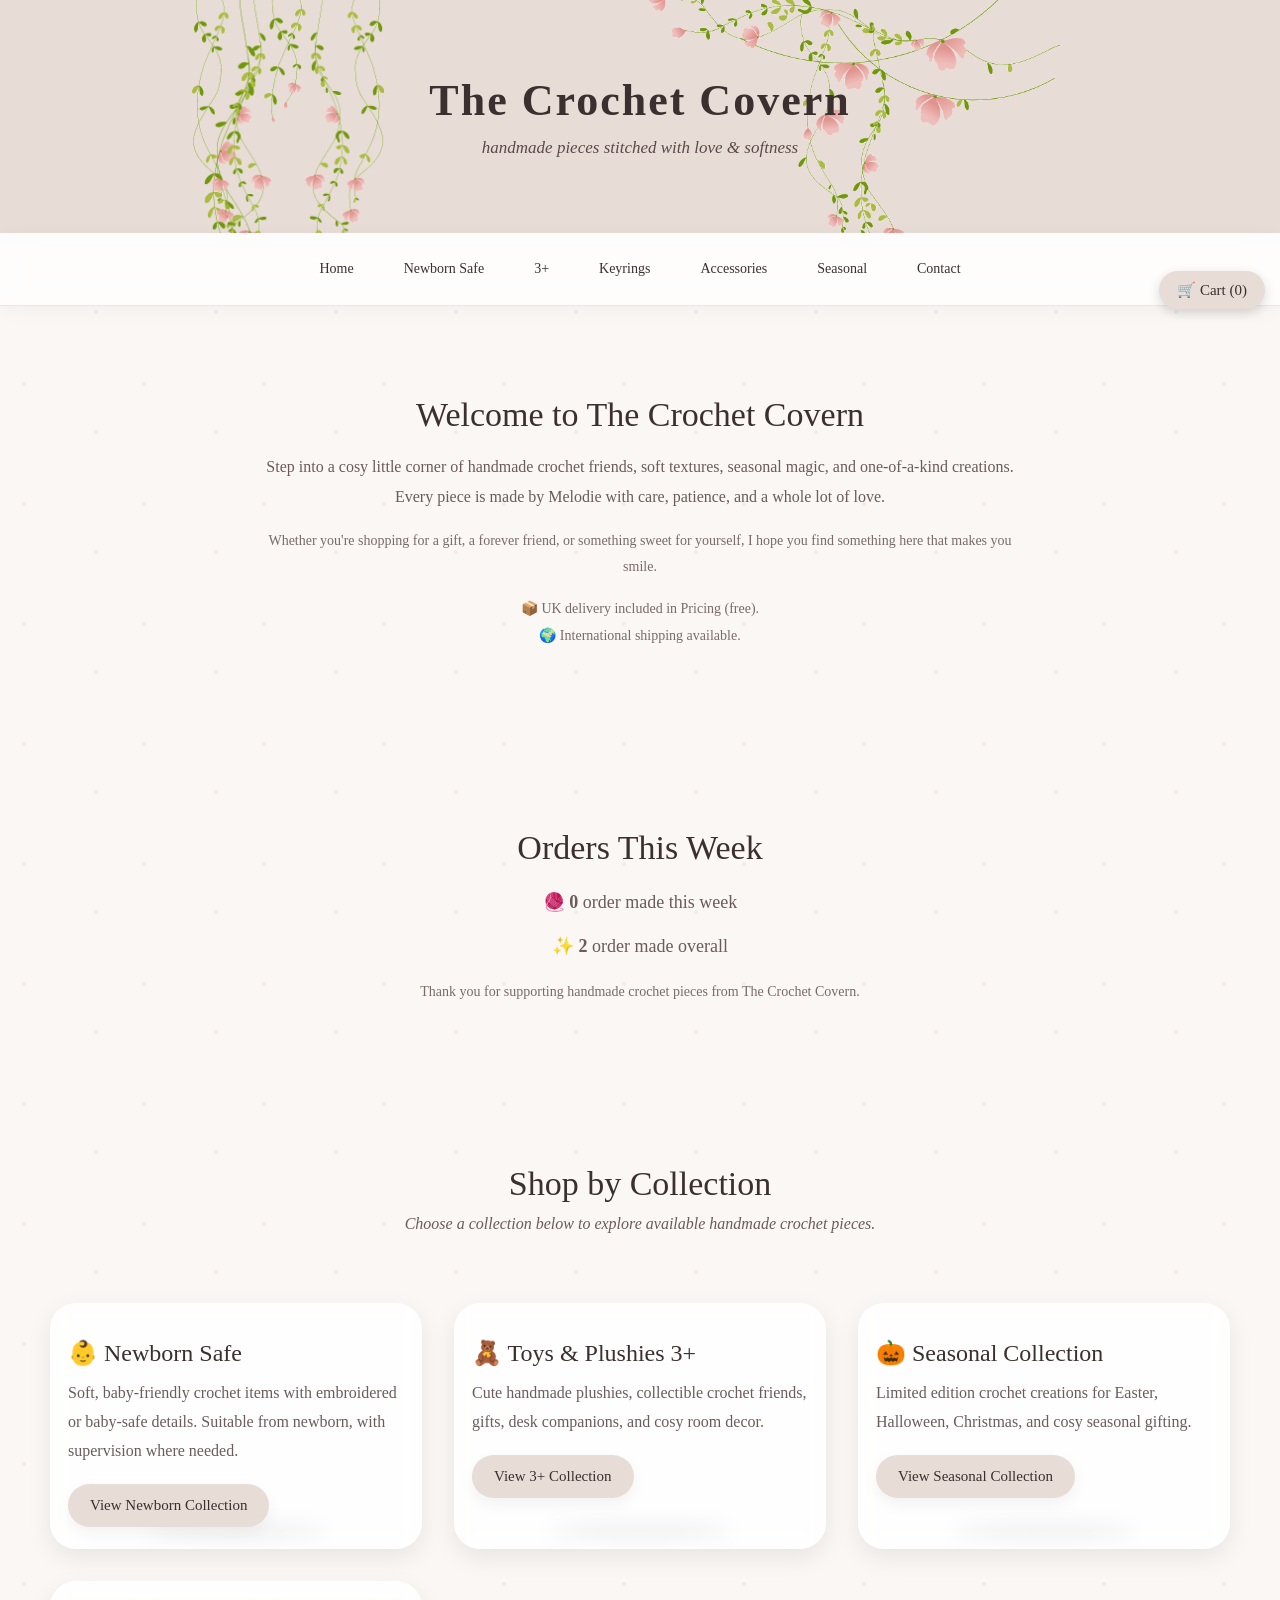
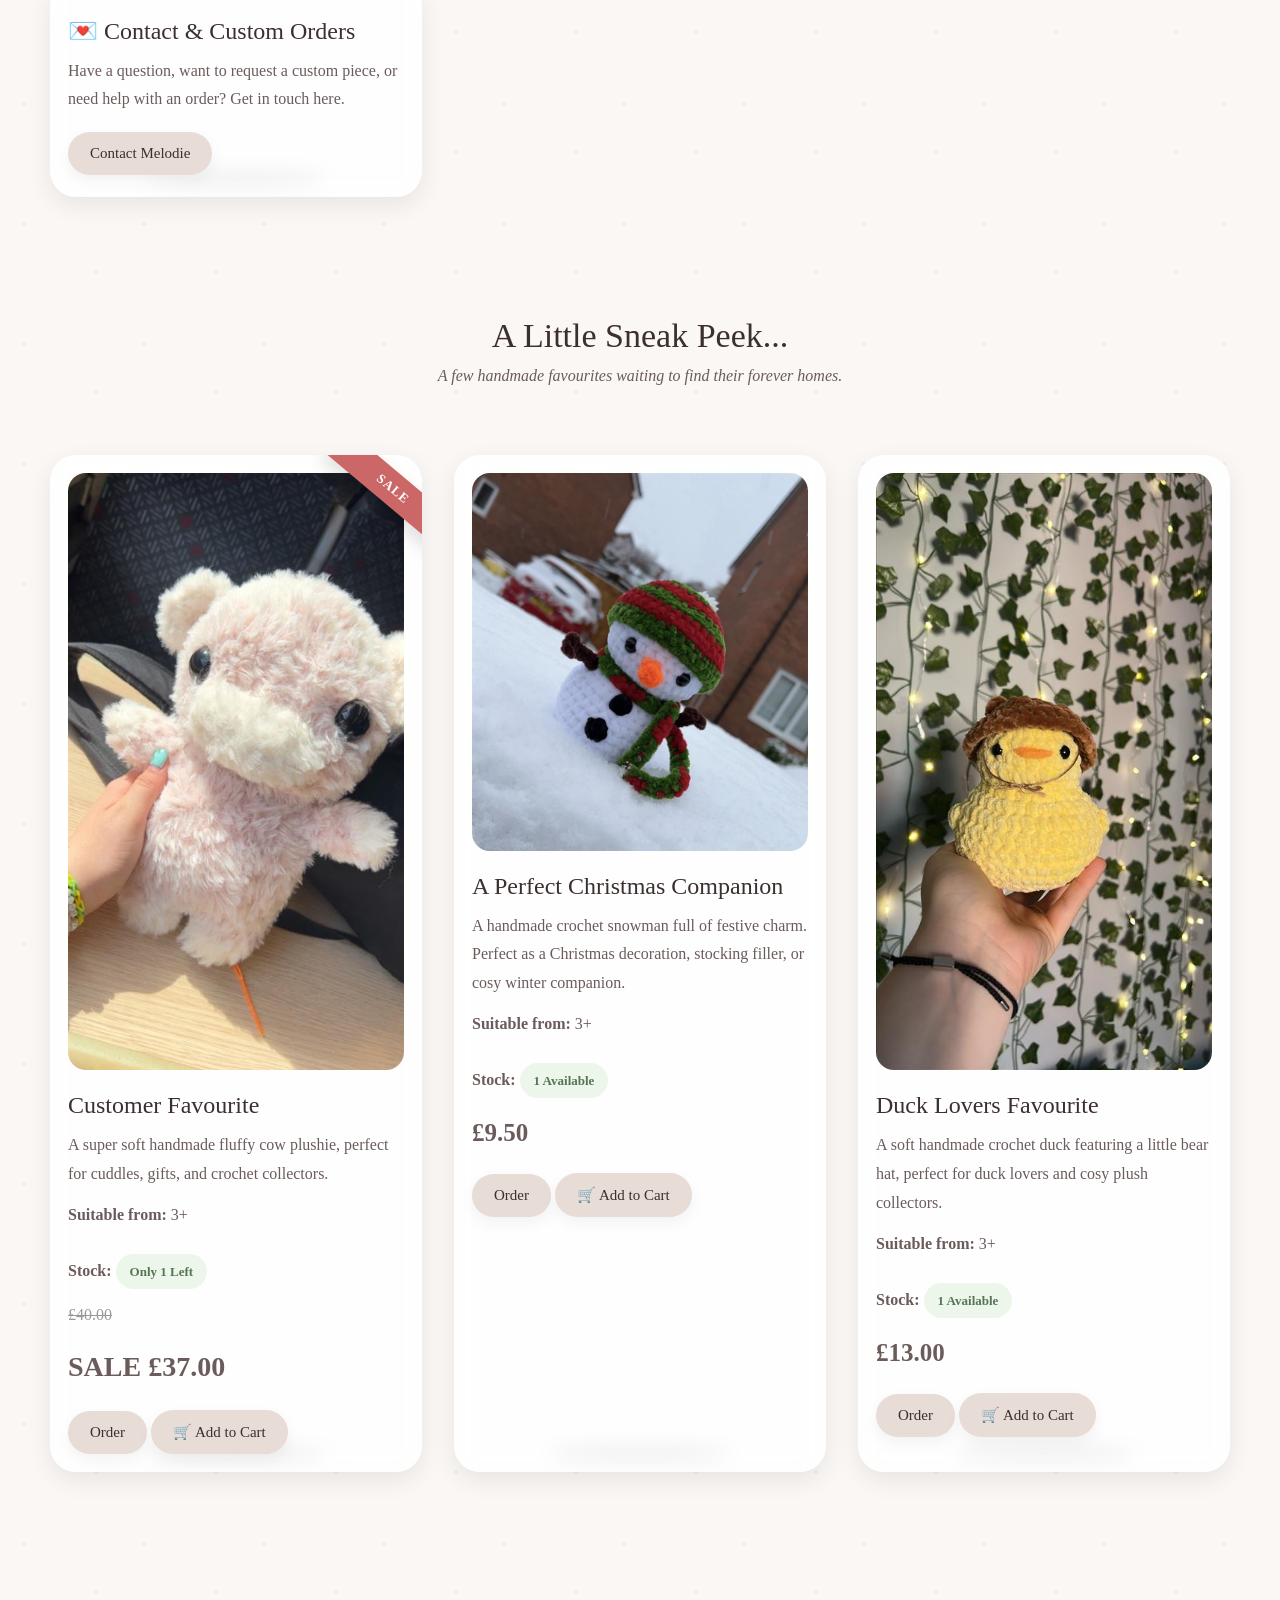
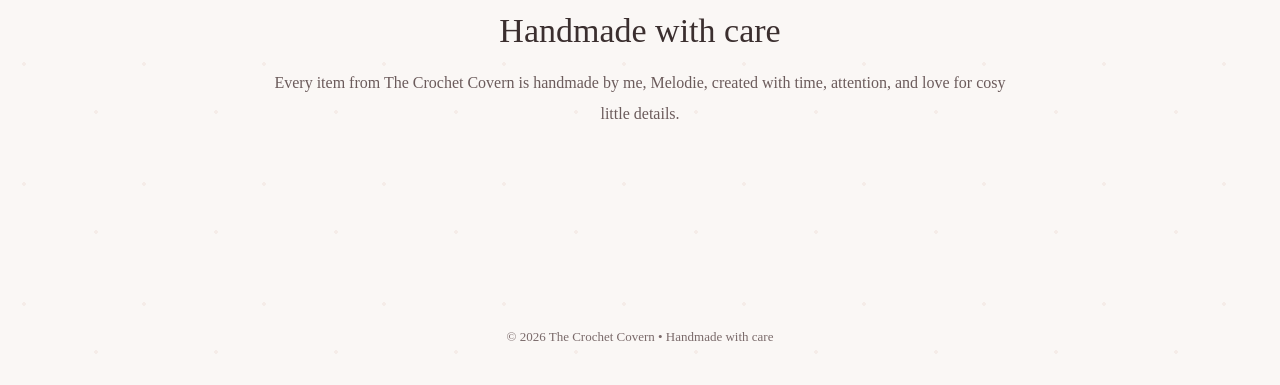
<file: index.html>
<!DOCTYPE html>

<html lang="en">
<head>
<meta charset="UTF-8">
<meta name="viewport" content="width=device-width, initial-scale=1.0">
<title>Home | The Crochet Covern</title>
<link rel="stylesheet" href="style.css">
<link rel="manifest" href="manifest.json">
<meta name="theme-color" content="#e8dcd6">
<script src="script.js" defer></script>
</head>

<body>
  
<div id="loader">
  <img src="icon-512.png" alt="The Crochet Covern Logo" id="loaderLogo">

  <h1>The Crochet Covern</h1>

  <p id="loaderText">
    handmade pieces stitched with love & softness
  </p>
</div>
  
<header>
  <h1>The Crochet Covern</h1>
  <p>handmade pieces stitched with love & softness</p>
</header>

<nav>
  <a href="index.html">Home</a>
  <a href="newborn.html">Newborn Safe</a>
  <a href="toys.html">3+</a>
  <a href="keyrings.html">Keyrings</a>
  <a href="accessories.html">Accessories</a>
  <a href="seasonal.html">Seasonal</a>
  <a href="contact.html">Contact</a>

  <button class="btn cart-btn" onclick="openCart()">
  🛒 Cart (<span id="cartCount">0</span>)
</button>
</nav>

<section class="hero">
  <h2>Welcome to The Crochet Covern</h2>

  <p>
    Step into a cosy little corner of handmade crochet friends,
    soft textures, seasonal magic, and one-of-a-kind creations.
    Every piece is made by Melodie with care, patience, and a whole lot of love.
  </p>

  <p style="margin-top:15px;font-size:14px;color:#7a6a6a;">
    Whether you're shopping for a gift, a forever friend, or something sweet for yourself,
    I hope you find something here that makes you smile.
  </p>
  
  <p style="margin-top:15px;font-size:14px;color:#7a6a6a;">
    📦 UK delivery included in Pricing (free).<br>
    🌍 International shipping available.
  </p>
</section>
<section class="hero">
  <h2>Orders This Week</h2>

  <p style="font-size:18px;">
    🧶 <strong>0</strong> order made this week
  </p>

  <p style="font-size:18px;margin-top:10px;">
    ✨ <strong>2</strong> order made overall
  </p>

  <p style="margin-top:15px;font-size:14px;color:#7a6a6a;">
    Thank you for supporting handmade crochet pieces from The Crochet Covern.
  </p>
</section>
<p style="text-align:center;">
  <button id="installBtn" class="btn" style="display:none;">
    📱 Install The Crochet Covern
  </button>
</p>

<h2 class="section-title">Shop by Collection</h2>

<p class="section-note">
  Choose a collection below to explore available handmade crochet pieces.
</p>

<section class="products">

  <div class="card">
    <h3>👶 Newborn Safe</h3>


<p>
  Soft, baby-friendly crochet items with embroidered or baby-safe details.
  Suitable from newborn, with supervision where needed.
</p>

<a class="btn" href="newborn.html">
  View Newborn Collection
</a>


  </div>

  <div class="card">
    <h3>🧸 Toys & Plushies 3+</h3>


<p>
  Cute handmade plushies, collectible crochet friends, gifts,
  desk companions, and cosy room decor.
</p>

<a class="btn" href="toys.html">
  View 3+ Collection
</a>


  </div>

  <div class="card">
    <h3>🎃 Seasonal Collection</h3>


<p>
  Limited edition crochet creations for Easter, Halloween,
  Christmas, and cosy seasonal gifting.
</p>

<a class="btn" href="seasonal.html">
  View Seasonal Collection
</a>


  </div>

  <div class="card">
    <h3>💌 Contact & Custom Orders</h3>


<p>
  Have a question, want to request a custom piece,
  or need help with an order? Get in touch here.
</p>

<a class="btn" href="contact.html">
  Contact Melodie
</a>


  </div>

</section>

<h2 class="section-title">A Little Sneak Peek...</h2>

<p class="section-note">
  A few handmade favourites waiting to find their forever homes.
</p>

<section class="products">

  <div class="card">
    <span class="sale-tag">SALE</span>

<img src="images/fluffy-cow.jpg" alt="Crochet Fluffy Cow">

<h3>Customer Favourite</h3>

<p>
  A super soft handmade fluffy cow plushie,
  perfect for cuddles, gifts, and crochet collectors.
</p>

<p><strong>Suitable from:</strong> 3+</p>
<p><strong>Stock:</strong> <span class="stock-badge">Only 1 Left</span></p>

<p>
  <span style="text-decoration: line-through; color: #999;">
    £40.00
  </span>
</p>

<p class="sale-price">SALE £37.00</p>

<button class="btn" onclick="orderProduct('Fluffy Cow', '37.00', 'images/fluffy-cow.jpg', '3+', 'Only 1 Left')">
  Order
</button>

<button class="btn"
onclick="addToCart(
'Fluffy Cow',
'37.00',
'images/fluffy-cow.jpg',
'3+',
'Only 1 Left'
)">
  🛒 Add to Cart
</button>


  </div>

  <div class="card">
    <img src="images/snowman-1.jpg" alt="Crochet Snowman">

<h3>A Perfect Christmas Companion</h3>

<p>
  A handmade crochet snowman full of festive charm.
  Perfect as a Christmas decoration, stocking filler,
  or cosy winter companion.
</p>

<p><strong>Suitable from:</strong> 3+</p>
<p><strong>Stock:</strong> <span class="stock-badge">1 Available</span></p>

<p class="price">£9.50</p>

<button class="btn" onclick="orderProduct(
'Snowman',
'9.50',
'images/snowman-1.jpg',
'3+',
'1 Available'
)">
Order
</button>

<button class="btn" onclick="addToCart(
'Snowman',
'9.50',
'images/snowman-1.jpg',
'3+',
'1 Available'
)">
🛒 Add to Cart
</button>

  </div>

  <div class="card">
    <img src="images/bear-duck-1.jpg" alt="Ducky in Bear Hat">


<h3>Duck Lovers Favourite</h3>

<p>
  A soft handmade crochet duck featuring a little bear hat,
  perfect for duck lovers and cosy plush collectors.
</p>

<p><strong>Suitable from:</strong> 3+</p>
<p><strong>Stock:</strong> <span class="stock-badge">1 Available</span></p>

<p class="price">£13.00</p>

<button class="btn" onclick="orderProduct(
'Duck in Bear Hat',
'13.00',
'images/bear-duck-1.jpg',
'3+',
'1 Available'
)">
Order
</button>

<button class="btn" onclick="addToCart(
'Duck in Bear Hat',
'13.00',
'images/bear-duck-1.jpg',
'3+',
'1 Available'
)">
🛒 Add to Cart
</button>


  </div>

</section>

<section class="hero">
  <h2>Handmade with care</h2>

  <p>
    Every item from The Crochet Covern is handmade by me, Melodie,
    created with time, attention, and love for cosy little details.
  </p>
</section>

<footer>
  © 2026 The Crochet Covern • Handmade with care
</footer>

<div id="orderModal" class="order-modal">
  <div class="order-box">

    <button class="close-modal" onclick="closeOrderModal()">×</button>

    <span class="handmade">Handmade by Melodie</span>

    <img id="modalImage" class="modal-product-img" alt="Selected crochet product">

    <h2 id="modalProductName"></h2>
    <p id="modalPrice" class="price"></p>

    <p class="order-detail">
      <strong>Suitable from:</strong>
      <span id="modalSuitable"></span>
    </p>

    <p class="order-detail">
      <strong>Stock:</strong>
      <span id="modalStock"></span>
    </p>

    <form id="checkoutForm">
      <input type="hidden" name="Product" id="orderFormProduct">
      <input type="hidden" name="Price" id="orderFormPrice">
      <input type="hidden" name="SumUp Link" id="orderFormSumUp">

      <input type="text" name="Full Name" placeholder="Full name" required>
      <input type="email" name="Email" placeholder="Email address" required>
      <input type="text" name="Address" placeholder="Address" required>
      <input type="text" name="Town or City" placeholder="Town / City" required>
      <input type="text" name="Postcode" placeholder="Postcode" required>
      <textarea name="Order Notes" placeholder="Order notes, colour choice, or delivery notes"></textarea>

      <div class="order-actions">
        <button class="btn pay-btn" type="submit">
          🛒 Continue to Payment
        </button>

        <button class="btn contact-btn" type="button" onclick="contactOrder()">
          💌 Contact Melodie
        </button>

        <button class="btn cancel-btn" type="button" onclick="closeOrderModal()">
          Continue Shopping
        </button>
      </div>
    </form>

  </div>
</div>
<div id="cartModal" class="order-modal">
  <div class="order-box">

    <button class="close-modal" onclick="closeCart()">×</button>

    <span class="handmade">Your Basket</span>

    <h2>Shopping Cart</h2>

    <div id="cartItems"></div>

    <p class="price">
      Total: <span id="cartTotal">£0.00</span>
    </p>

    <div class="order-actions">
      <button class="btn pay-btn" onclick="checkoutCart()">
        🛒 Checkout
      </button>

      <button class="btn cancel-btn" onclick="closeCart()">
        Continue Shopping
      </button>
    </div>

  </div>
</div>
</body>
</html>
</file>
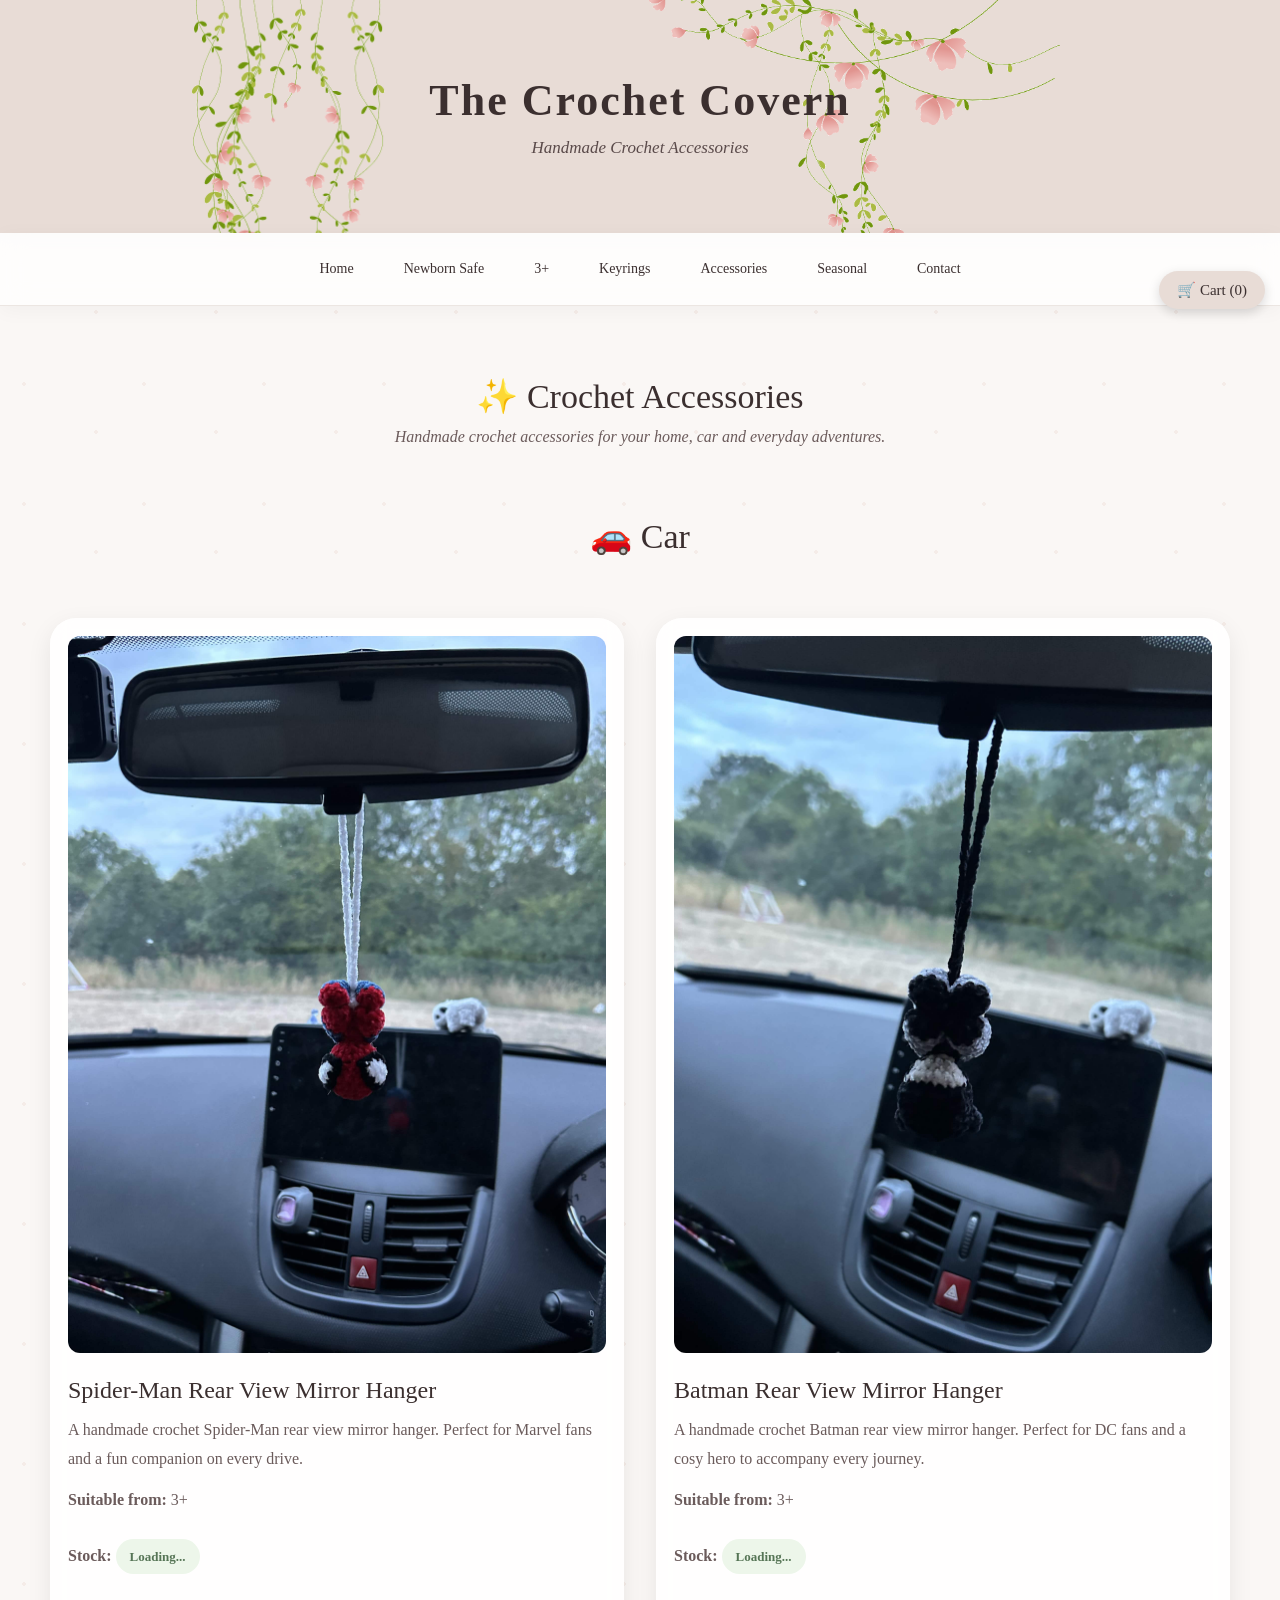
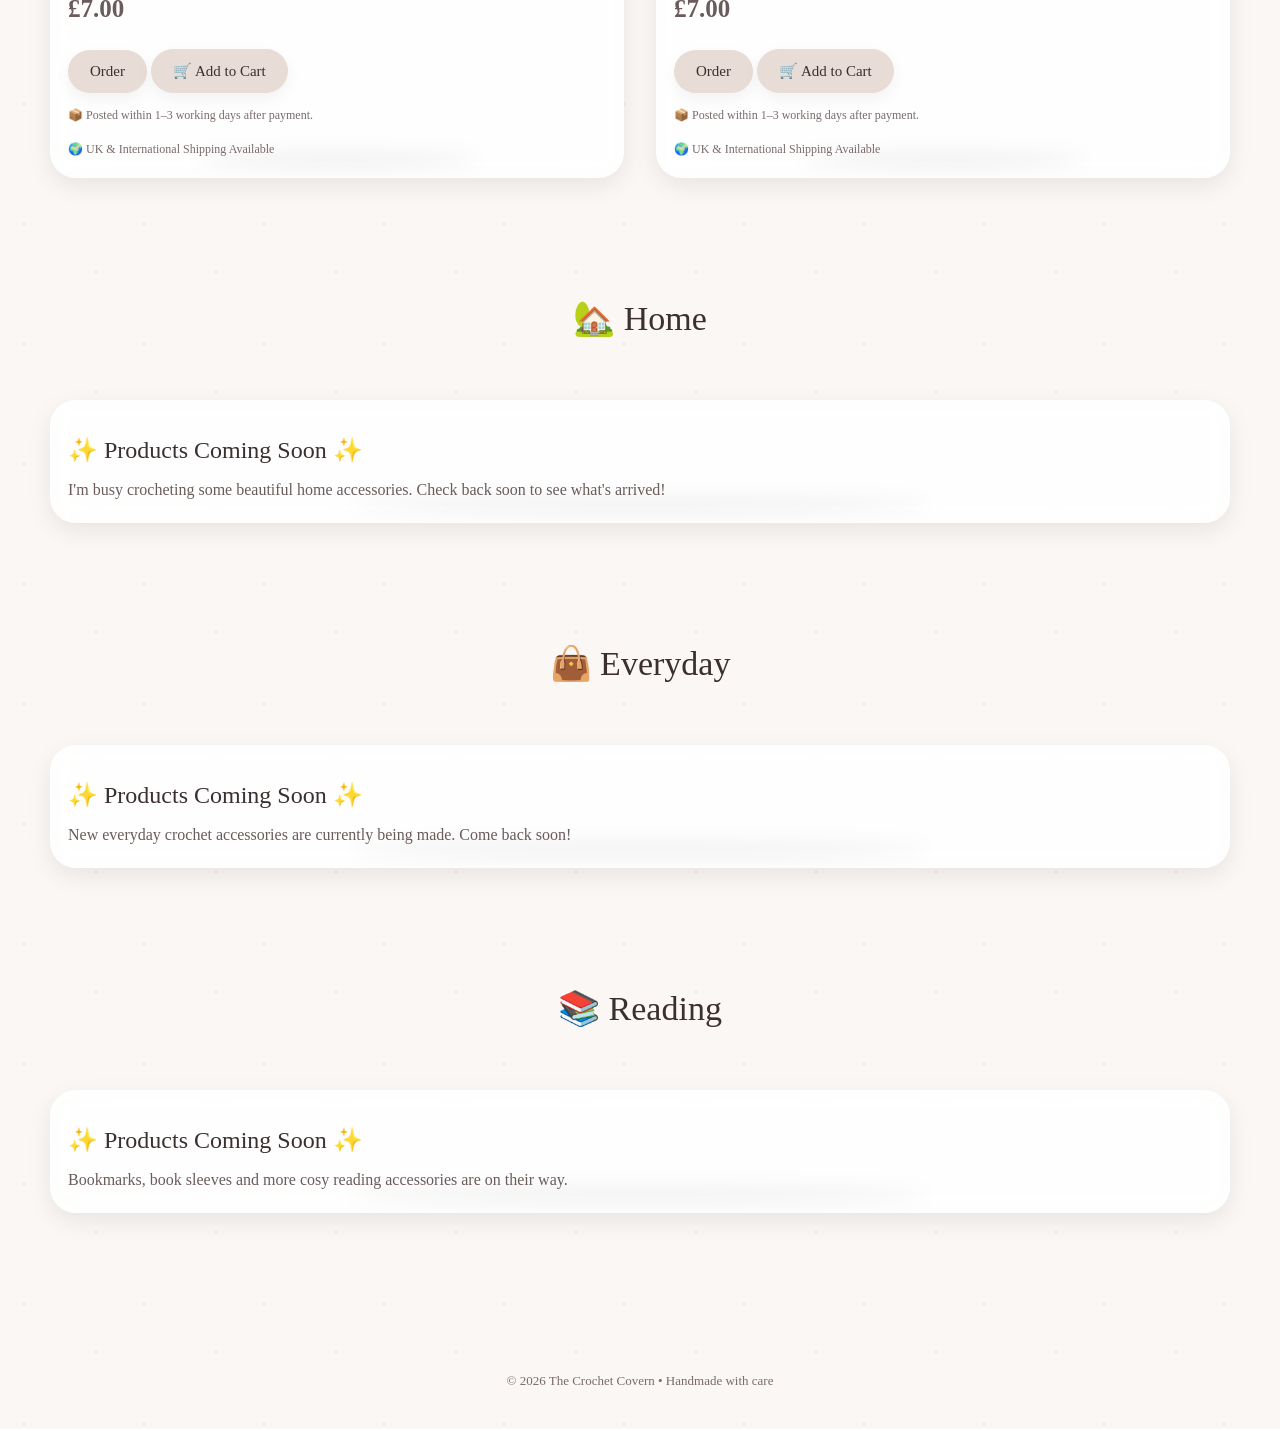
<file: accessories.html>
<!DOCTYPE html>
<html lang="en">
<head>
<meta charset="UTF-8">
<meta name="viewport" content="width=device-width, initial-scale=1.0">
<title>Accessories | The Crochet Covern</title>

<link rel="stylesheet" href="style.css">
<link rel="manifest" href="manifest.json">
<meta name="theme-color" content="#e8dcd6">

<script src="script.js" defer></script>
</head>

<body>

<header>
  <h1>The Crochet Covern</h1>
  <p>Handmade Crochet Accessories</p>
</header>

<nav>
  <a href="index.html">Home</a>
  <a href="newborn.html">Newborn Safe</a>
  <a href="toys.html">3+</a>
  <a href="keyrings.html">Keyrings</a>
  <a href="accessories.html">Accessories</a>
  <a href="seasonal.html">Seasonal</a>
  <a href="contact.html">Contact</a>

  <button class="btn cart-btn" onclick="openCart()">
    🛒 Cart (<span id="cartCount">0</span>)
  </button>
</nav>

<h2 class="section-title">✨ Crochet Accessories</h2>

<p class="section-note">
Handmade crochet accessories for your home, car and everyday adventures.
</p>

<!-- ========================= -->
<!-- CAR -->
<!-- ========================= -->

<h2 class="section-title">🚗 Car</h2>

<section class="products">

<div class="card">

  <div class="photo-slider">
    <img src="images/spiderman-hanger.jpg" alt="Spider-Man Rear View Mirror Hanger">
    <img src="images/spiderman-hanger-1.jpg" alt="Spider-Man Rear View Mirror Hanger">
    <img src="images/spiderman-hanger-2.jpg" alt="Spider-Man Rear View Mirror Hanger">
  </div>

  <h3>Spider-Man Rear View Mirror Hanger</h3>

  <p>
    A handmade crochet Spider-Man rear view mirror hanger.
    Perfect for Marvel fans and a fun companion on every drive.
  </p>

  <p><strong>Suitable from:</strong> 3+</p>

  <p>
    <strong>Stock:</strong>
    <span class="stock-badge">Loading...</span>
  </p>

  <p class="price">£7.00</p>

  <button class="btn" onclick="orderProduct('Spider-Man Rear View Mirror Hanger','7.00','images/spiderman-hanger.jpg','3+','2 available')">
    Order
  </button>

  <button class="btn" onclick="addToCart('Spider-Man Rear View Mirror Hanger','7.00','images/spiderman-hanger.jpg','3+','2 available')">
    🛒 Add to Cart
  </button>

  <p style="font-size:12px;color:#7a6a6a;">
    📦 Posted within 1–3 working days after payment.
  </p>

  <p style="font-size:12px;color:#7a6a6a;">
    🌍 UK & International Shipping Available
  </p>

</div>

<div class="card">

  <div class="photo-slider">
    <img src="images/batman-hanger.jpg" alt="Batman Rear View Mirror Hanger">
  </div>

  <h3>Batman Rear View Mirror Hanger</h3>

  <p>
    A handmade crochet Batman rear view mirror hanger.
    Perfect for DC fans and a cosy hero to accompany every journey.
  </p>

  <p><strong>Suitable from:</strong> 3+</p>

  <p>
    <strong>Stock:</strong>
    <span class="stock-badge">Loading...</span>
  </p>

  <p class="price">£7.00</p>

  <button class="btn" onclick="orderProduct('Batman Rear View Mirror Hanger','7.00','images/batman-hanger.jpg','3+','1 available')">
    Order
  </button>

  <button class="btn" onclick="addToCart('Batman Rear View Mirror Hanger','7.00','images/batman-hanger.jpg','3+','1 available')">
    🛒 Add to Cart
  </button>

  <p style="font-size:12px;color:#7a6a6a;">
    📦 Posted within 1–3 working days after payment.
  </p>

  <p style="font-size:12px;color:#7a6a6a;">
    🌍 UK & International Shipping Available
  </p>

</div>

</section>

<!-- ========================= -->
<!-- HOME -->
<!-- ========================= -->

<h2 class="section-title">🏡 Home</h2>

<section class="products">

<div class="card">

<h3>✨ Products Coming Soon ✨</h3>

<p>
I'm busy crocheting some beautiful home accessories.
Check back soon to see what's arrived!
</p>

</div>

</section>

<!-- ========================= -->
<!-- EVERYDAY -->
<!-- ========================= -->

<h2 class="section-title">👜 Everyday</h2>

<section class="products">

<div class="card">

<h3>✨ Products Coming Soon ✨</h3>

<p>
New everyday crochet accessories are currently being made.
Come back soon!
</p>

</div>

</section>

<!-- ========================= -->
<!-- READING -->
<!-- ========================= -->

<h2 class="section-title">📚 Reading</h2>

<section class="products">

<div class="card">

<h3>✨ Products Coming Soon ✨</h3>

<p>
Bookmarks, book sleeves and more cosy reading accessories are on their way.
</p>

</div>

</section>

<footer>
© 2026 The Crochet Covern • Handmade with care
</footer>

<!-- ========================= -->
<!-- ORDER MODAL -->
<!-- ========================= -->

<div id="orderModal" class="order-modal">
  <div class="order-box">

    <button class="close-modal" onclick="closeOrderModal()">×</button>

    <span class="handmade">Handmade by Melodie</span>

    <img id="modalImage" class="modal-product-img" alt="Selected crochet product">

    <h2 id="modalProductName"></h2>

    <p id="modalPrice" class="price"></p>

    <p class="order-detail">
      <strong>Suitable from:</strong>
      <span id="modalSuitable"></span>
    </p>

    <p class="order-detail">
      <strong>Stock:</strong>
      <span id="modalStock"></span>
    </p>

    <form id="checkoutForm">

      <input type="hidden" name="Product" id="orderFormProduct">
      <input type="hidden" name="Price" id="orderFormPrice">
      <input type="hidden" name="SumUp Link" id="orderFormSumUp">

      <input type="text" name="Full Name" placeholder="Full name" required>

      <input type="email" name="Email" placeholder="Email address" required>

      <input type="text" name="Address" placeholder="Address" required>

      <input type="text" name="Town or City" placeholder="Town / City" required>

      <input type="text" name="Postcode" placeholder="Postcode" required>

      <textarea name="Order Notes" placeholder="Order notes, colour choice, or delivery notes"></textarea>

      <div class="order-actions">

        <button class="btn pay-btn" type="submit">
          🛒 Continue to Payment
        </button>

        <button class="btn contact-btn" type="button" onclick="contactOrder()">
          💌 Contact Melodie
        </button>

        <button class="btn cancel-btn" type="button" onclick="closeOrderModal()">
          Continue Shopping
        </button>

      </div>

    </form>

  </div>
</div>

<!-- ========================= -->
<!-- CART -->
<!-- ========================= -->

<div id="cartModal" class="order-modal">

<div class="order-box">

<button class="close-modal" onclick="closeCart()">×</button>

<span class="handmade">
Your Basket
</span>

<h2>
Shopping Cart
</h2>

<div id="cartItems"></div>

<p class="price">
Total:
<span id="cartTotal">£0.00</span>
</p>

<div class="order-actions">

<button class="btn pay-btn" onclick="checkoutCart()">
🛒 Checkout
</button>

<button class="btn" onclick="clearCart()">
🗑 Empty Basket
</button>

<button class="btn cancel-btn" onclick="closeCart()">
Continue Shopping
</button>

</div>

</div>

</div>

</body>
</html>
</file>
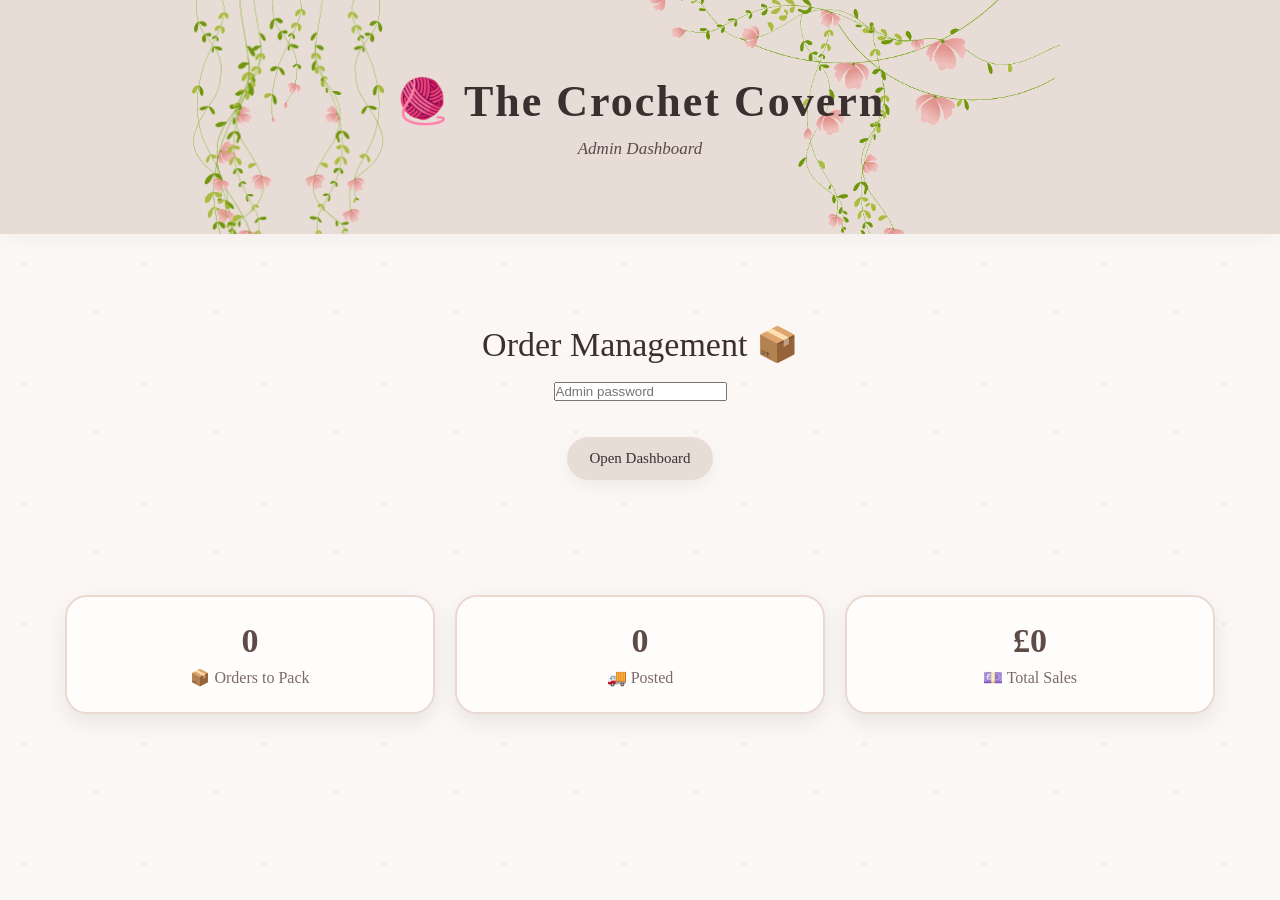
<file: admin.html>
<!DOCTYPE html>
<html lang="en">

<head>

<meta charset="UTF-8">
<meta name="viewport" content="width=device-width, initial-scale=1.0">

<title>Admin | The Crochet Covern</title>

<link rel="stylesheet" href="style.css">

<style>

.admin-wrap{
max-width:1200px;
margin:auto;
padding:25px;
}

.stats-grid{
display:grid;
grid-template-columns:repeat(auto-fit,minmax(220px,1fr));
gap:20px;
margin-bottom:35px;
}

.stat-card{
background:#fffdfc;
border-radius:22px;
padding:25px;
text-align:center;
box-shadow:0 8px 20px rgba(0,0,0,.08);
border:2px solid #ead8d2;
transition:.25s;
}

.stat-card:hover{
transform:translateY(-3px);
}

.stat-card h2{
margin:0;
font-size:34px;
color:#5f4b45;
}

.stat-card p{
margin-top:8px;
color:#7a6a6a;
}

.status-section{
background:#fffdfc;
border-radius:22px;
margin-bottom:18px;
overflow:hidden;
box-shadow:0 6px 18px rgba(0,0,0,.08);
border:2px solid #ead8d2;
}

.status-header{
display:flex;
justify-content:space-between;
align-items:center;
padding:20px 25px;
cursor:pointer;
font-size:19px;
font-weight:bold;
transition:.2s;
user-select:none;
}

.status-header:hover{
background:#f8f3f0;
}

.status-count{
font-size:14px;
font-weight:normal;
opacity:.7;
}

.status-content{
display:none;
padding:20px;
background:#faf7f5;
}

.status-section.open .status-content{
display:block;
animation:fadeIn .25s ease;
}

@keyframes fadeIn{

from{
opacity:0;
transform:translateY(-8px);
}

to{
opacity:1;
transform:none;
}

}

.order-summary{

background:white;

border-radius:18px;

padding:18px 22px;

margin-bottom:15px;

cursor:pointer;

border:2px solid #ead8d2;

transition:.2s;

}

.order-summary:hover{

transform:translateY(-2px);

box-shadow:0 5px 14px rgba(0,0,0,.08);

}

.order-summary-top{

display:flex;

justify-content:space-between;

align-items:center;

gap:15px;

flex-wrap:wrap;

}

.order-summary h3{

margin:0;

font-size:20px;

color:#5f4b45;

}

.order-summary small{

color:#7a6a6a;

}

.order-details{

display:none;

margin-top:18px;

padding-top:18px;

border-top:2px dashed #ead8d2;

}

.order-summary.open .order-details{

display:block;

animation:fadeIn .25s ease;

}

.badges{

display:flex;

gap:8px;

flex-wrap:wrap;

margin-top:10px;

}

.badge{

padding:7px 12px;

border-radius:18px;

font-size:13px;

font-weight:bold;

background:#e8dcd6;

color:#5f4b45;

}

.badge.green{

background:#dff2df;

}

.badge.red{

background:#f6dddd;

}

.badge.orange{

background:#f8ead7;

}

.badge.blue{

background:#ddeeff;

}

.admin-grid{

display:grid;

grid-template-columns:1fr 1fr;

gap:25px;

margin-top:20px;

}

@media(max-width:850px){

.admin-grid{

grid-template-columns:1fr;

}

}

.item-box,

.info-box{

background:#fff;

padding:20px;

border-radius:18px;

border:2px solid #ead8d2;

}

.order-item{

display:flex;

justify-content:space-between;

padding:10px 0;

border-bottom:1px dashed #ead8d2;

}

.order-item:last-child{

border-bottom:none;

}

.total-box{

margin-top:18px;

padding:15px;

border-radius:14px;

background:#f5efe9;

font-size:18px;

font-weight:bold;

text-align:center;

}

.info-row{

margin-bottom:16px;

}

.info-row label{

display:block;

font-size:12px;

text-transform:uppercase;

letter-spacing:1px;

color:#8a7770;

margin-bottom:5px;

}

.info-row span{

font-size:16px;

color:#4d403c;

}

.tracking-input{

width:100%;

padding:12px;

border-radius:12px;

border:1px solid #d8c5bd;

margin-top:8px;

}

.status-buttons{

margin-top:25px;

}

.status-buttons button{

margin:5px;

}

pre{

white-space:pre-wrap;

background:#faf7f5;

padding:15px;

border-radius:14px;

border:1px solid #ead8d2;

}

</style>

</head>

<body>

<header>

<h1>🧶 The Crochet Covern</h1>

<p>Admin Dashboard</p>

</header>

<section class="hero">

<h2>Order Management 📦</h2>

<input

id="password"

type="password"

placeholder="Admin password"

>

<br><br>

<button class="btn" onclick="loadOrders()">

Open Dashboard

</button>

</section>

<div class="admin-wrap">

<div class="stats-grid">

<div class="stat-card">

<h2 id="packCount">0</h2>

<p>📦 Orders to Pack</p>

</div>

<div class="stat-card">

<h2 id="postedCount">0</h2>

<p>🚚 Posted</p>

</div>

<div class="stat-card">

<h2 id="salesTotal">£0</h2>

<p>💷 Total Sales</p>

</div>

</div>

<div id="orders"></div>

</div>

<script src="admin.js"></script>
  
</body>
</html>
</file>
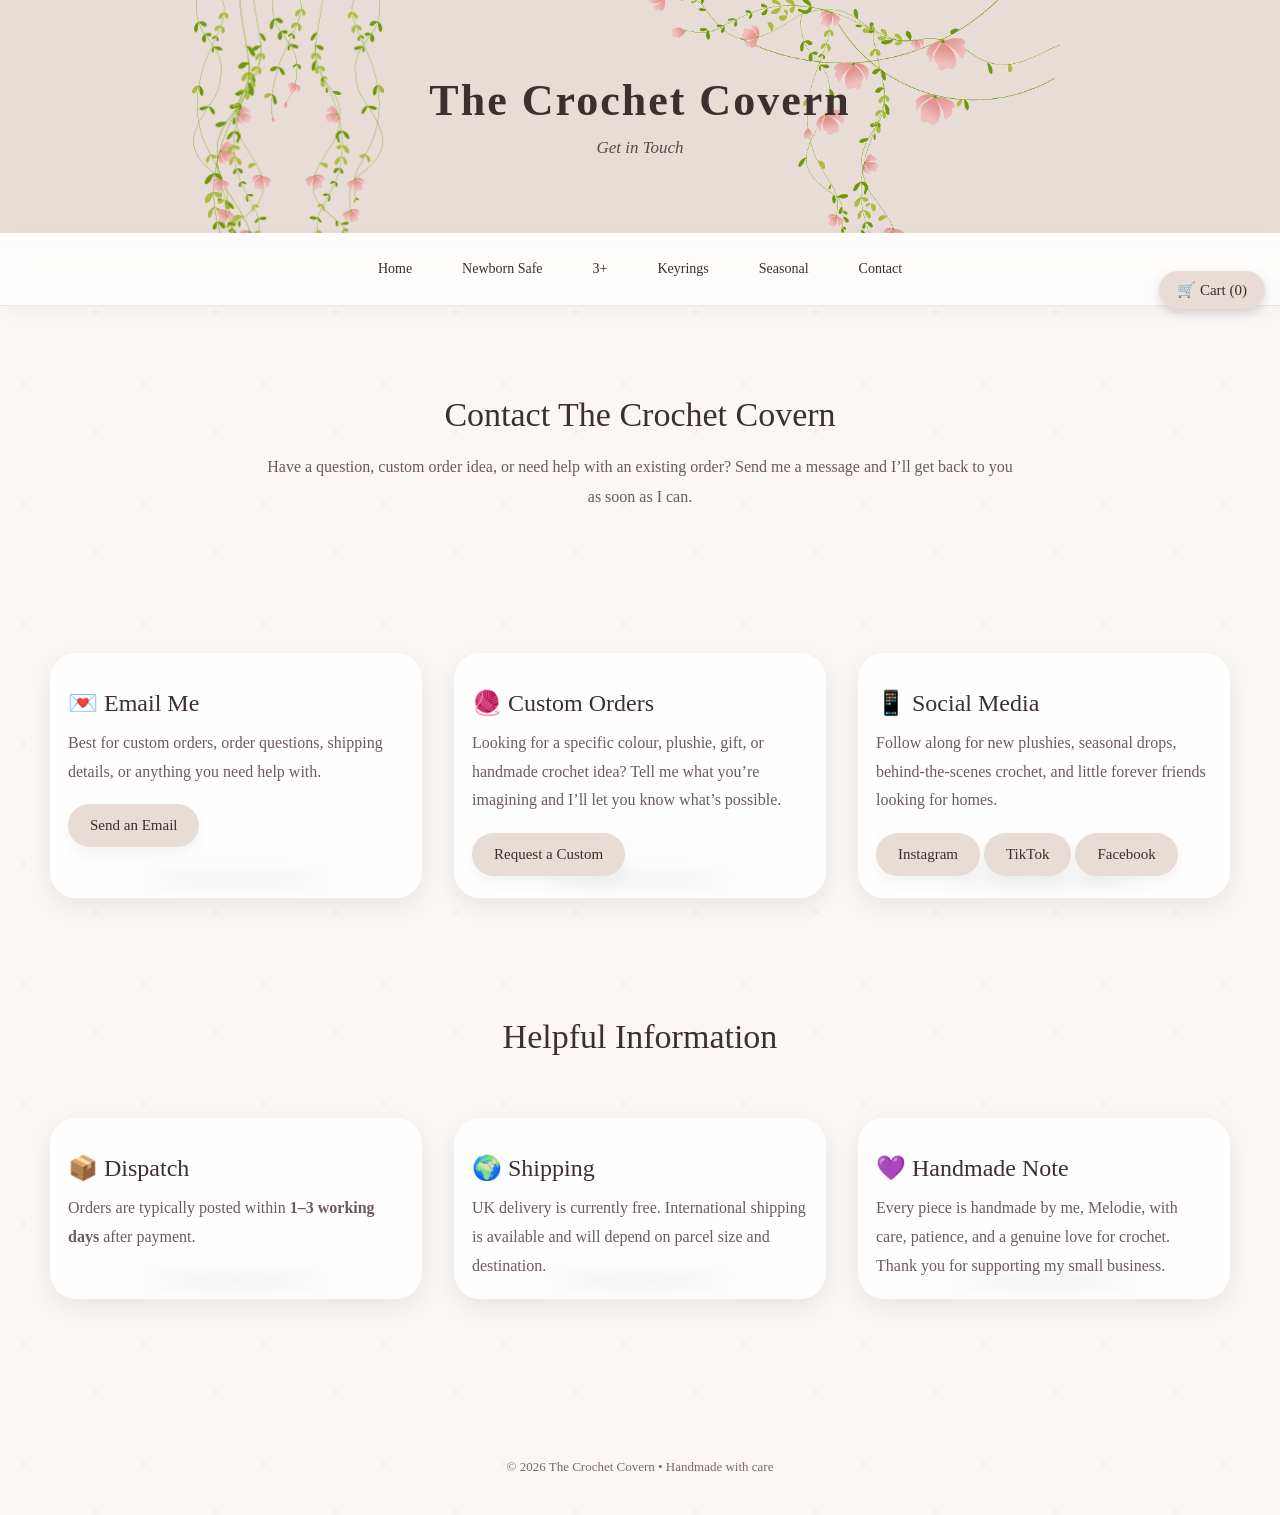
<file: contact.html>
<!DOCTYPE html>
<html lang="en">
<head>
<meta charset="UTF-8">
<meta name="viewport" content="width=device-width, initial-scale=1.0">
<title>Contact | The Crochet Covern</title>
<link rel="stylesheet" href="style.css">
<link rel="manifest" href="manifest.json">
<meta name="theme-color" content="#e8dcd6">
<script src="script.js" defer></script>
</head>

<body>

<header>
  <h1>The Crochet Covern</h1>
  <p>Get in Touch</p>
</header>

<nav>
  <a href="index.html">Home</a>
  <a href="newborn.html">Newborn Safe</a>
  <a href="toys.html">3+</a>
  <a href="keyrings.html">Keyrings</a>
  <a href="seasonal.html">Seasonal</a>
  <a href="contact.html">Contact</a>

  <button class="btn cart-btn" onclick="openCart()">
  🛒 Cart (<span id="cartCount">0</span>)
</button>
</nav>

<section class="hero">
  <h2>Contact The Crochet Covern</h2>

  <p>
    Have a question, custom order idea, or need help with an existing order?
    Send me a message and I’ll get back to you as soon as I can.
  </p>
</section>

<section class="products">

  <div class="card">
    <h3>💌 Email Me</h3>

    <p>
      Best for custom orders, order questions, shipping details, or anything you need help with.
    </p>

    <a class="btn" href="mailto:support@thecrochetcovern.co.uk?subject=The Crochet Covern Enquiry">
      Send an Email
    </a>
  </div>

  <div class="card">
    <h3>🧶 Custom Orders</h3>

    <p>
      Looking for a specific colour, plushie, gift, or handmade crochet idea?
      Tell me what you’re imagining and I’ll let you know what’s possible.
    </p>

    <a class="btn" href="mailto:melodiemay@thecrochetcovern.co.uk?subject=Custom Order Request">
      Request a Custom
    </a>
  </div>

  <div class="card">
    <h3>📱 Social Media</h3>

    <p>
      Follow along for new plushies, seasonal drops, behind-the-scenes crochet,
      and little forever friends looking for homes.
    </p>

    <a class="btn" href="https://instagram.com/thecrochetcovern" target="_blank"
      rel="noopener noreferrer">
      Instagram
    </a>

    <a class="btn" href="https://tiktok.com/@lowkeymelodie" target="_blank"
      rel="noopener noreferrer">
      TikTok
    </a>

    <a class="btn" href="https://facebook.com/lowkeymelodie" target="_blank"
      rel="noopener noreferrer">
      Facebook
    </a>
  </div>

</section>

<h2 class="section-title">Helpful Information</h2>

<section class="products">

  <div class="card">
    <h3>📦 Dispatch</h3>
    
    <p>
      Orders are typically posted within
      <strong>1–3 working days</strong> after payment.
    </p>
  </div>

  <div class="card">
    <h3>🌍 Shipping</h3>

    <p>
      UK delivery is currently free.
      International shipping is available and will depend on parcel size and destination.
    </p>
  </div>

  <div class="card">
    <h3>💜 Handmade Note</h3>

    <p>
      Every piece is handmade by me, Melodie, with care, patience,
      and a genuine love for crochet. Thank you for supporting my small business.
    </p>
  </div>

</section>

<footer>
  © 2026 The Crochet Covern • Handmade with care
</footer>

<div id="cartModal" class="order-modal">

  <div class="order-box">

    <button class="close-modal" onclick="closeCart()">×</button>

    <span class="handmade">
      Your Basket
    </span>

    <h2>
      Shopping Cart
    </h2>


    <div id="cartItems">
    </div>


    <p class="price">
      Total:
      <span id="cartTotal">
        £0.00
      </span>
    </p>



    <div class="order-actions">

      <button class="btn pay-btn" onclick="checkoutCart()">
        🛒 Checkout
      </button>


      <button class="btn cancel-btn" onclick="closeCart()">
        Continue Shopping
      </button>

    </div>


  </div>

</div>
  
</body>
</html>
</file>
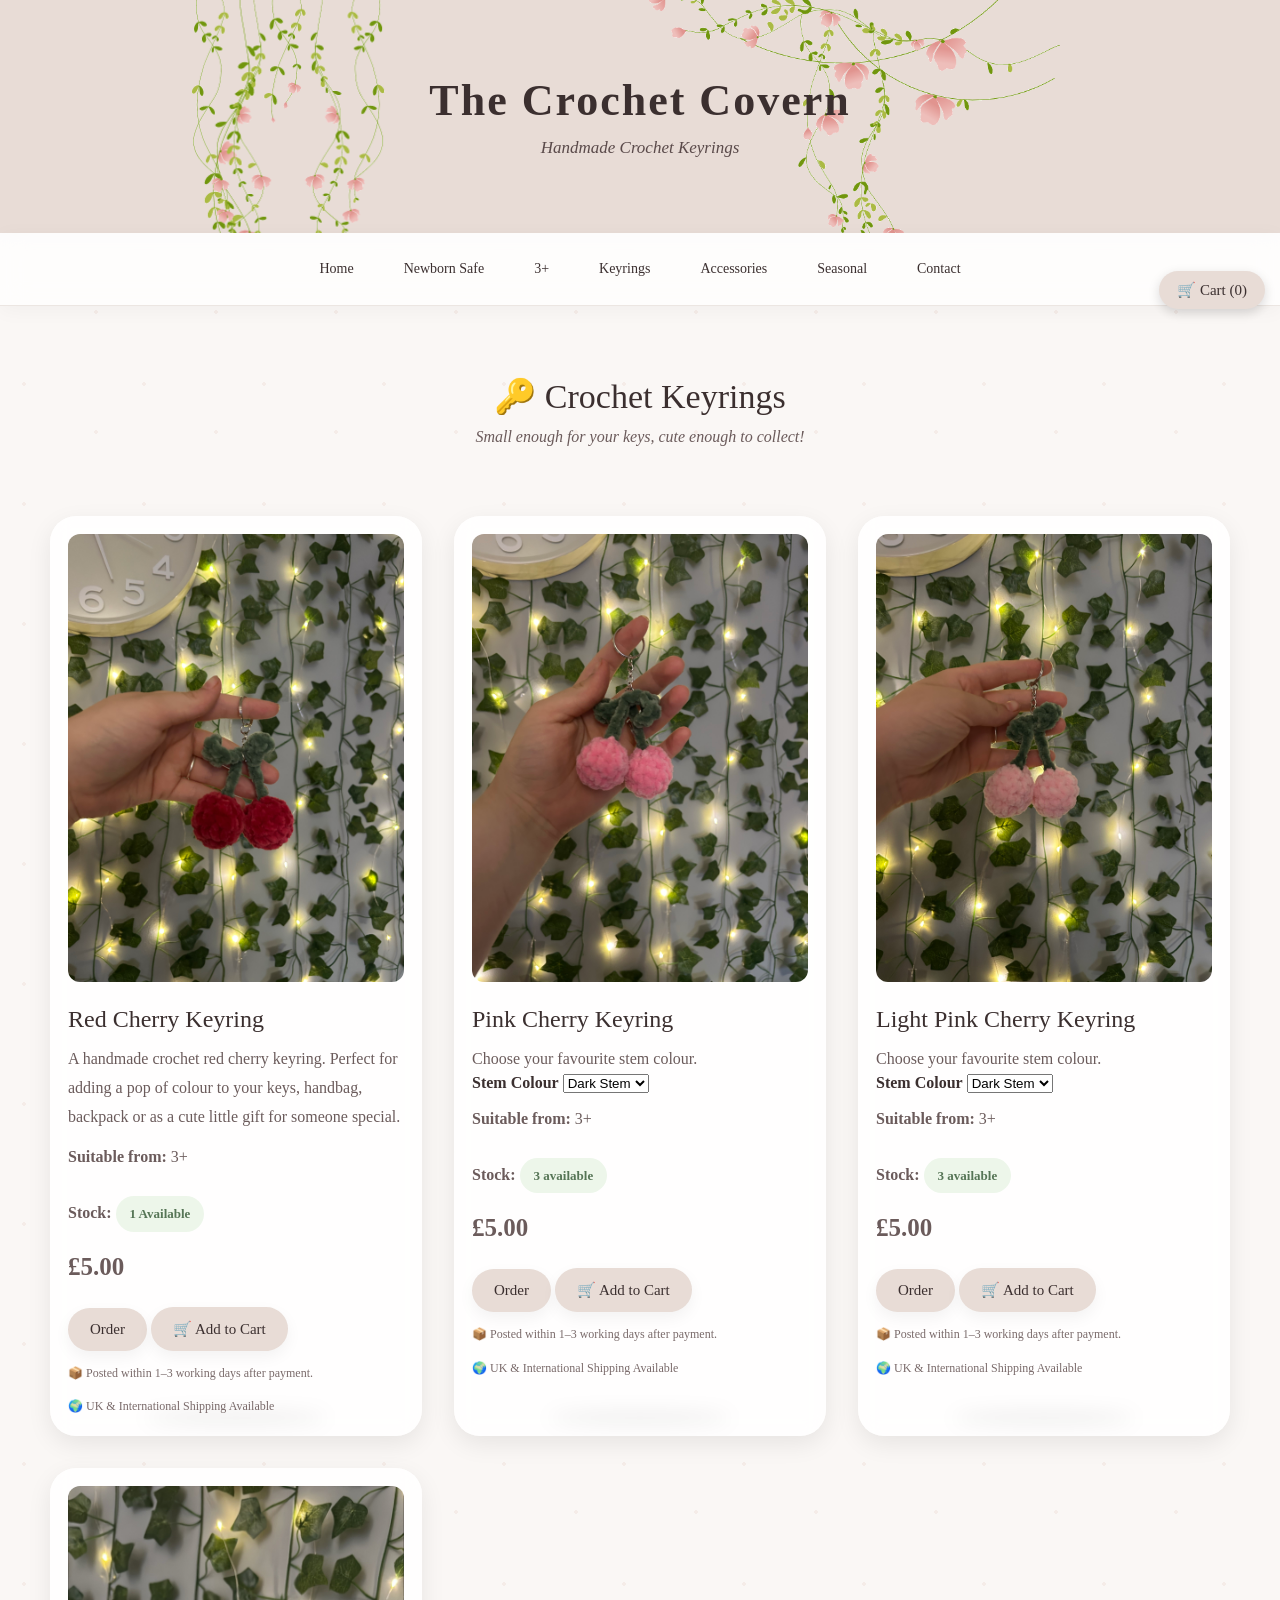
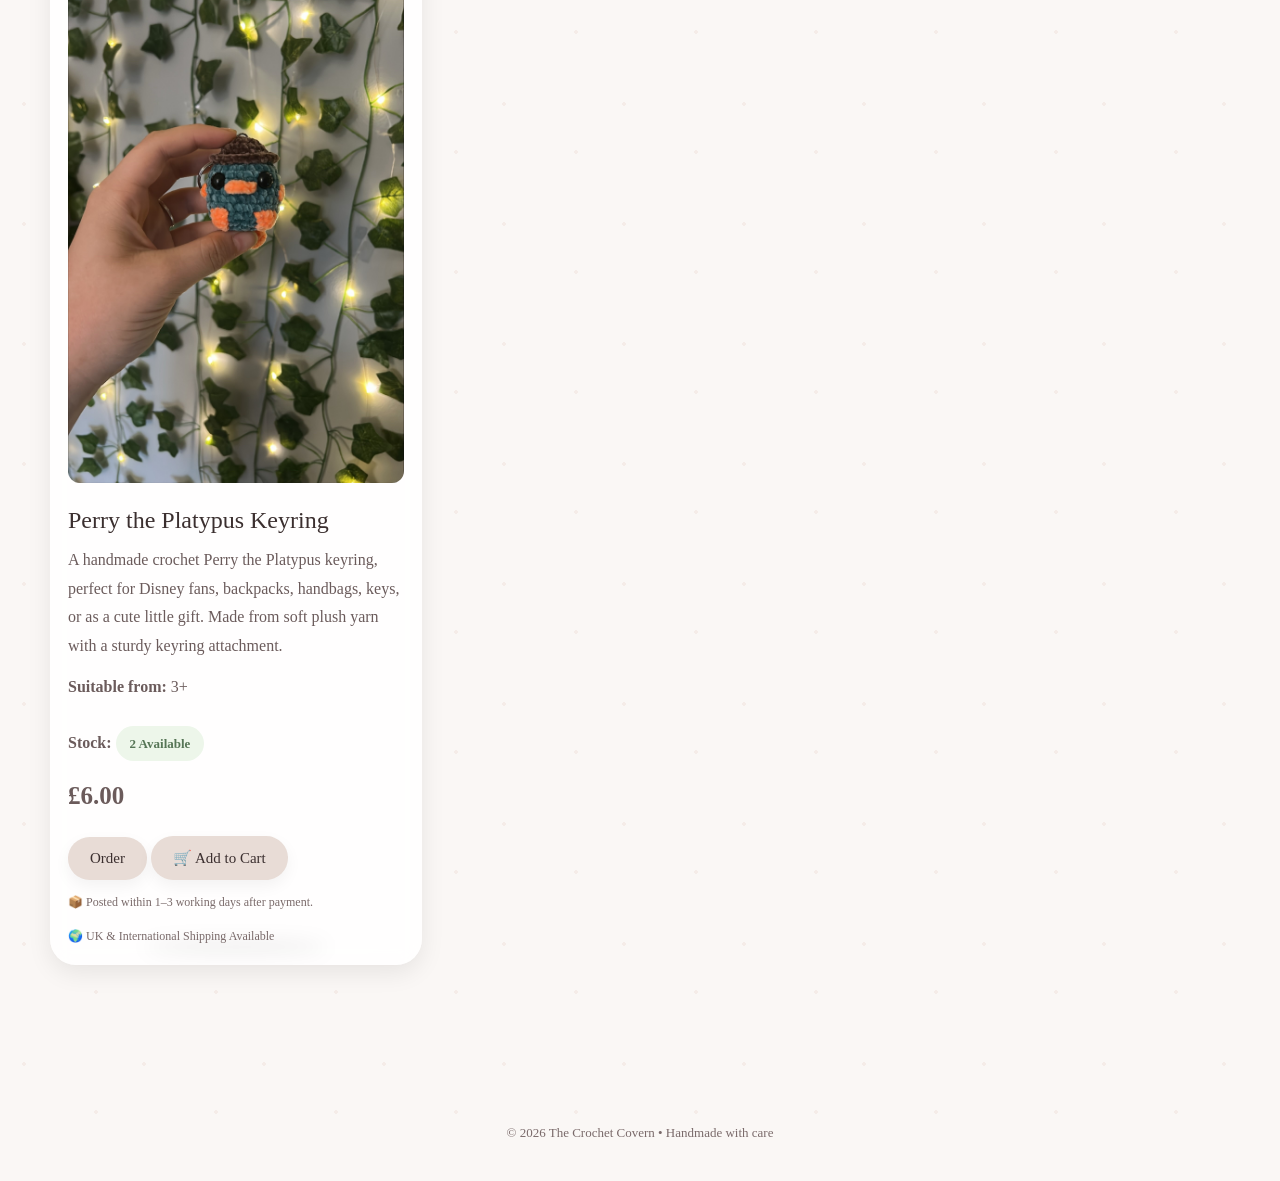
<file: keyrings.html>
<!DOCTYPE html>
<html lang="en">
<head>
<meta charset="UTF-8">
<meta name="viewport" content="width=device-width, initial-scale=1.0">
<title>Keyrings | The Crochet Covern</title>

<link rel="stylesheet" href="style.css">
<link rel="manifest" href="manifest.json">
<meta name="theme-color" content="#e8dcd6">

<script src="script.js" defer></script>
</head>
  
<body>

<header>
  <h1>The Crochet Covern</h1>
  <p>Handmade Crochet Keyrings</p>
</header>
 
<nav>
  <a href="index.html">Home</a>
  <a href="newborn.html">Newborn Safe</a>
  <a href="toys.html">3+</a>
  <a href="keyrings.html">Keyrings</a>
  <a href="accessories.html">Accessories</a>
  <a href="seasonal.html">Seasonal</a>
  <a href="contact.html">Contact</a>

  <button class="btn cart-btn" onclick="openCart()">
  🛒 Cart (<span id="cartCount">0</span>)
</button>
</nav>

<h2 class="section-title">🔑 Crochet Keyrings</h2>

<p class="section-note">
Small enough for your keys, cute enough to collect!
</p>

<section class="products">
  
<div class="card">

<div class="photo-slider">
<img src="images/red-cherry-1.jpg" alt="Red Cherry Crochet Keyring">
<img src="images/red-cherry-2.jpg" alt="Red Cherry Crochet Keyring">
</div>

<h3>Red Cherry Keyring</h3>

<p>
A handmade crochet red cherry keyring.
Perfect for adding a pop of colour to your keys, handbag, backpack or as
a cute little gift for someone special.
</p>

<p><strong>Suitable from:</strong> 3+</p>

<p><strong>Stock:</strong>
<span class="stock-badge">1 Available</span>
</p>

<p class="price">£5.00</p>

<button class="btn" onclick="orderProduct(
'Red Cherry Keyring',
'5.00',
'images/red-cherry-1.jpg',
'3+',
'Available'
)">
Order
</button>

<button class="btn" onclick="addToCart(
'Red Cherry Keyring',
'5.00',
'images/red-cherry-1.jpg',
'3+',
'Available'
)">
🛒 Add to Cart
</button>

<p style="font-size:12px;color:#7a6a6a;">
📦 Posted within 1–3 working days after payment.
</p>

<p style="font-size:12px;color:#7a6a6a;">
🌍 UK & International Shipping Available
</p>

</div>

 <div class="card">

<div class="photo-slider">
<img src="images/pink-cherry-1.jpg">
<img src="images/pink-cherry-2.jpg">
</div>

<h3>Pink Cherry Keyring</h3>

<p>
Choose your favourite stem colour.
</p>

<label><strong>Stem Colour</strong></label>

<select
id="pinkCherrySelect"
class="variation-select"
onchange="updateVariation(this)">

<option
value="Pink Cherry Keyring"
data-image="images/pink-cherry-1.jpg">
Dark Stem
</option>

<option
value="Pink Cherry Keyring (Light Stem)"
data-image="images/pink-cherry-lightstem-1.jpg">
Light Stem
</option>

</select>

<p><strong>Suitable from:</strong> 3+</p>

<p><strong>Stock:</strong>
<span
id="pinkCherryStock"
class="stock-badge">
3 available
</span>
</p>

<p class="price">£5.00</p>

<button
id="pinkCherryOrder"
class="btn">
Order
</button>

<button
id="pinkCherryCart"
class="btn">
🛒 Add to Cart
</button>

<p style="font-size:12px;color:#7a6a6a;">
📦 Posted within 1–3 working days after payment.
</p>

<p style="font-size:12px;color:#7a6a6a;">
🌍 UK & International Shipping Available
</p>

</div>
  
<div class="card">

<div class="photo-slider">
<img src="images/light-pink-cherry-1.jpg">
<img src="images/light-pink-cherry-2.jpg">
</div>

<h3>Light Pink Cherry Keyring</h3>

<p>
Choose your favourite stem colour.
</p>

<label><strong>Stem Colour</strong></label>

<select
id="lightPinkCherrySelect"
class="variation-select"
onchange="updateVariation(this)">

<option
value="Light Pink Cherry Keyring"
data-image="images/light-pink-cherry-1.jpg">
Dark Stem
</option>

<option
value="Light Pink Cherry Keyring (Light Stem)"
data-image="images/lightpink-cherry-lightstem-1.jpg">
Light Stem
</option>

</select>

<p><strong>Suitable from:</strong> 3+</p>

<p><strong>Stock:</strong>

<span
id="lightPinkCherryStock"
class="stock-badge">
3 available
</span>

</p>

<p class="price">£5.00</p>

<button
id="lightPinkCherryOrder"
class="btn">
Order
</button>

<button
id="lightPinkCherryCart"
class="btn">
🛒 Add to Cart
</button>

<p style="font-size:12px;color:#7a6a6a;">
📦 Posted within 1–3 working days after payment.
</p>

<p style="font-size:12px;color:#7a6a6a;">
🌍 UK & International Shipping Available
</p>

</div>
  
<div class="card">

<div class="photo-slider">
<img src="images/perry-keyring-1.jpg" alt="Perry the Platypus Crochet Keyring">
<img src="images/perry-keyring-2.jpg" alt="Perry the Platypus Crochet Keyring">
<img src="images/perry-keyring-3.jpg" alt="Perry the Platypus Crochet Keyring">
</div>

<h3>Perry the Platypus Keyring</h3>

<p>
A handmade crochet Perry the Platypus keyring, perfect for Disney fans,
backpacks, handbags, keys, or as a cute little gift. Made from soft plush
yarn with a sturdy keyring attachment.
</p>

<p><strong>Suitable from:</strong> 3+</p>

<p><strong>Stock:</strong>
<span class="stock-badge">2 Available</span>
</p>

<p class="price">£6.00</p>

<button class="btn" onclick="orderProduct(
'Perry the Platypus Keyring',
'6.00',
'images/perry-keyring-1.jpg',
'3+',
'2 Available'
)">
Order
</button>

<button class="btn" onclick="addToCart(
'Perry the Platypus Keyring',
'6.00',
'images/perry-keyring-1.jpg',
'3+',
'2 Available'
)">
🛒 Add to Cart
</button>

<p style="font-size:12px;color:#7a6a6a;">
📦 Posted within 1–3 working days after payment.
</p>

<p style="font-size:12px;color:#7a6a6a;">
🌍 UK & International Shipping Available
</p>

</div>

  
</section>

<footer>
© 2026 The Crochet Covern • Handmade with care
</footer>

<div id="orderModal" class="order-modal">
  <div class="order-box">

    <button class="close-modal" onclick="closeOrderModal()">×</button>

    <span class="handmade">Handmade by Melodie</span>

    <img id="modalImage" class="modal-product-img" alt="Selected crochet product">

    <h2 id="modalProductName"></h2>
    <p id="modalPrice" class="price"></p>

    <p class="order-detail">
      <strong>Suitable from:</strong>
      <span id="modalSuitable"></span>
    </p>

    <p class="order-detail">
      <strong>Stock:</strong>
      <span id="modalStock"></span>
    </p>

    <form id="checkoutForm">
      <input type="hidden" name="Product" id="orderFormProduct">
      <input type="hidden" name="Price" id="orderFormPrice">
      <input type="hidden" name="SumUp Link" id="orderFormSumUp">

      <input type="text" name="Full Name" placeholder="Full name" required>
      <input type="email" name="Email" placeholder="Email address" required>
      <input type="text" name="Address" placeholder="Address" required>
      <input type="text" name="Town or City" placeholder="Town / City" required>
      <input type="text" name="Postcode" placeholder="Postcode" required>
      <textarea name="Order Notes" placeholder="Order notes, colour choice, or delivery notes"></textarea>

      <div class="order-actions">
        <button class="btn pay-btn" type="submit">
          🛒 Continue to Payment
        </button>

        <button class="btn contact-btn" type="button" onclick="contactOrder()">
          💌 Contact Melodie
        </button>

        <button class="btn cancel-btn" type="button" onclick="closeOrderModal()">
          Continue Shopping
        </button>
      </div>
    </form>

  </div>
</div>
<div id="cartModal" class="order-modal">
<div class="order-box">

  <button class="close-modal" onclick="closeCart()">×</button>

  <span class="handmade">
    Your Basket
  </span>

  <h2>
    Shopping Cart
  </h2>

  <div id="cartItems">
  </div>

  <p class="price">
    Total:
    <span id="cartTotal">
      £0.00
    </span>
  </p>

  <div class="order-actions">

    <button
      class="btn pay-btn"
      onclick="checkoutCart()">
      🛒 Checkout
    </button>

    <button
      class="btn"
      onclick="clearCart()">
      🗑 Empty Basket
    </button>

    <button
      class="btn cancel-btn"
      onclick="closeCart()">
      Continue Shopping
    </button>

  </div>

</div>


</div>
</body>
</html>
</file>
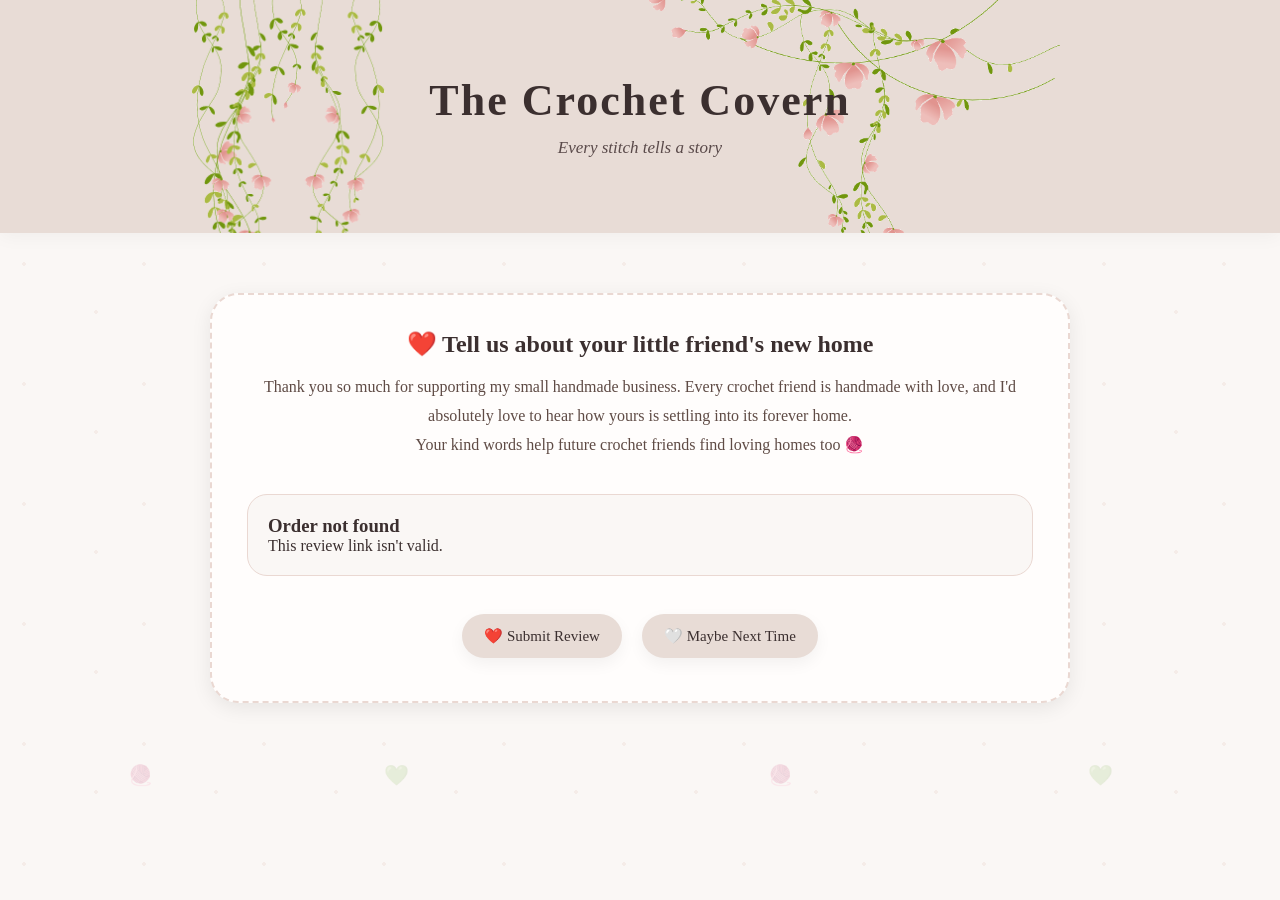
<file: review.html>
<!DOCTYPE html>
<html lang="en">
<head>
<meta charset="UTF-8">
<meta name="viewport" content="width=device-width, initial-scale=1.0">

<title>Leave a Review | The Crochet Covern</title>

<link rel="stylesheet" href="style.css">

<style>

.review-wrap{
max-width:900px;
margin:40px auto;
padding:20px;
}

.review-card{
background:#fffdfc;
border:2px dashed #ead8d2;
border-radius:28px;
padding:35px;
box-shadow:0 5px 20px rgba(0,0,0,0.08);
}

.review-intro{
text-align:center;
margin-bottom:35px;
}

.review-intro h2{
margin-bottom:15px;
}

.review-intro p{
line-height:1.8;
color:#5f4b45;
}

.product-review{
background:#faf7f5;
padding:20px;
border-radius:20px;
margin-bottom:25px;
border:1px solid #ead8d2;
}

.product-review h3{
margin-top:0;
}

.stars{
display:flex;
gap:8px;
font-size:34px;
margin:15px 0;
cursor:pointer;
}

.star{
opacity:.3;
transition:.2s;
}

.star.active{
opacity:1;
transform:scale(1.15);
}

.review-text{
width:100%;
min-height:120px;
padding:15px;
border-radius:16px;
border:1px solid #d8c5bd;
font-family:inherit;
resize:vertical;
}

.photo-upload{
margin-top:15px;
padding:18px;
border:2px dashed #d8c5bd;
border-radius:16px;
text-align:center;
background:white;
}

.photo-upload input{
margin-top:10px;
}

.display-name{
width:100%;
padding:12px;
border-radius:14px;
border:1px solid #d8c5bd;
margin-top:10px;
}

.review-actions{
text-align:center;
margin-top:30px;
}

.review-actions .btn{
margin:8px;
}

.floating-heart{
position:fixed;
font-size:20px;
pointer-events:none;
animation:floatHeart 6s linear infinite;
opacity:.15;
}

@keyframes floatHeart{
from{
transform:translateY(100vh);
}
to{
transform:translateY(-120px);
}
}

.success-box{
display:none;
text-align:center;
padding:40px;
}

.success-box h2{
font-size:34px;
}

@media(max-width:700px){

.review-card{
padding:20px;
}

.stars{
font-size:28px;
}

}

</style>
</head>

<body>

<header>
<h1>The Crochet Covern</h1>
<p>Every stitch tells a story</p>
</header>

<div class="review-wrap">

<div class="review-card">

<div id="reviewContent">

<div class="review-intro">

<h2>❤️ Tell us about your little friend's new home</h2>

<p>
Thank you so much for supporting my small handmade business.
Every crochet friend is handmade with love, and I'd absolutely
love to hear how yours is settling into its forever home.
</p>

<p>
Your kind words help future crochet friends find loving homes too 🧶
</p>

</div>

<div id="productReviews">

<!-- Products loaded here by review.js -->

</div>

<div class="review-actions">

<button class="btn" id="submitReviewBtn">
❤️ Submit Review
</button>

<button class="btn" onclick="window.location='index.html'">
🤍 Maybe Next Time
</button>

</div>

</div>

<div id="successBox" class="success-box">

<h2>🧶 Thank You</h2>

<p>
Your review has been submitted and is waiting for approval.
</p>

<p>
Thank you for helping another crochet friend find a forever home 💚
</p>

<br>

<a class="btn" href="index.html">
Return Home
</a>

</div>

</div>

</div>

<div class="floating-heart" style="left:10%">🧶</div>
<div class="floating-heart" style="left:30%;animation-delay:2s;">💚</div>
<div class="floating-heart" style="left:60%;animation-delay:4s;">🧶</div>
<div class="floating-heart" style="left:85%;animation-delay:1s;">💚</div>

<script src="review.js"></script>

</body>
</html>
</file>
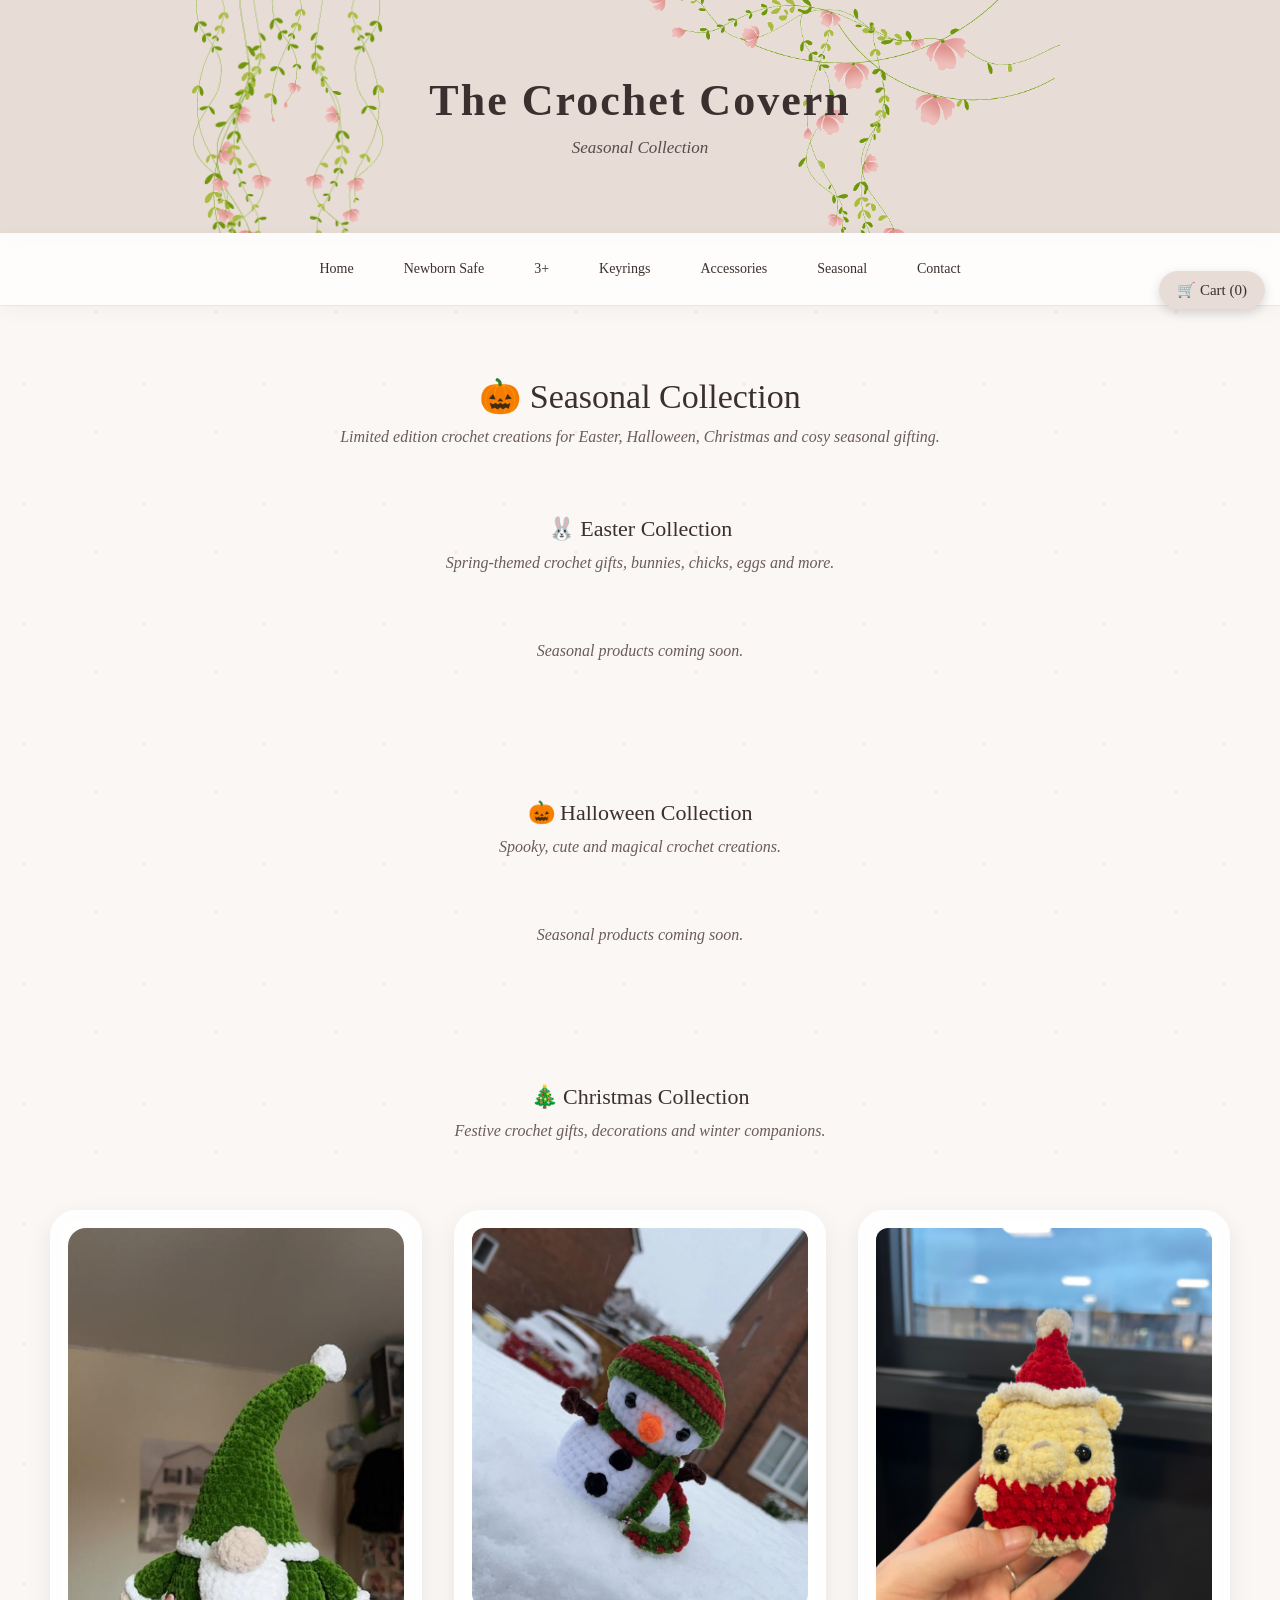
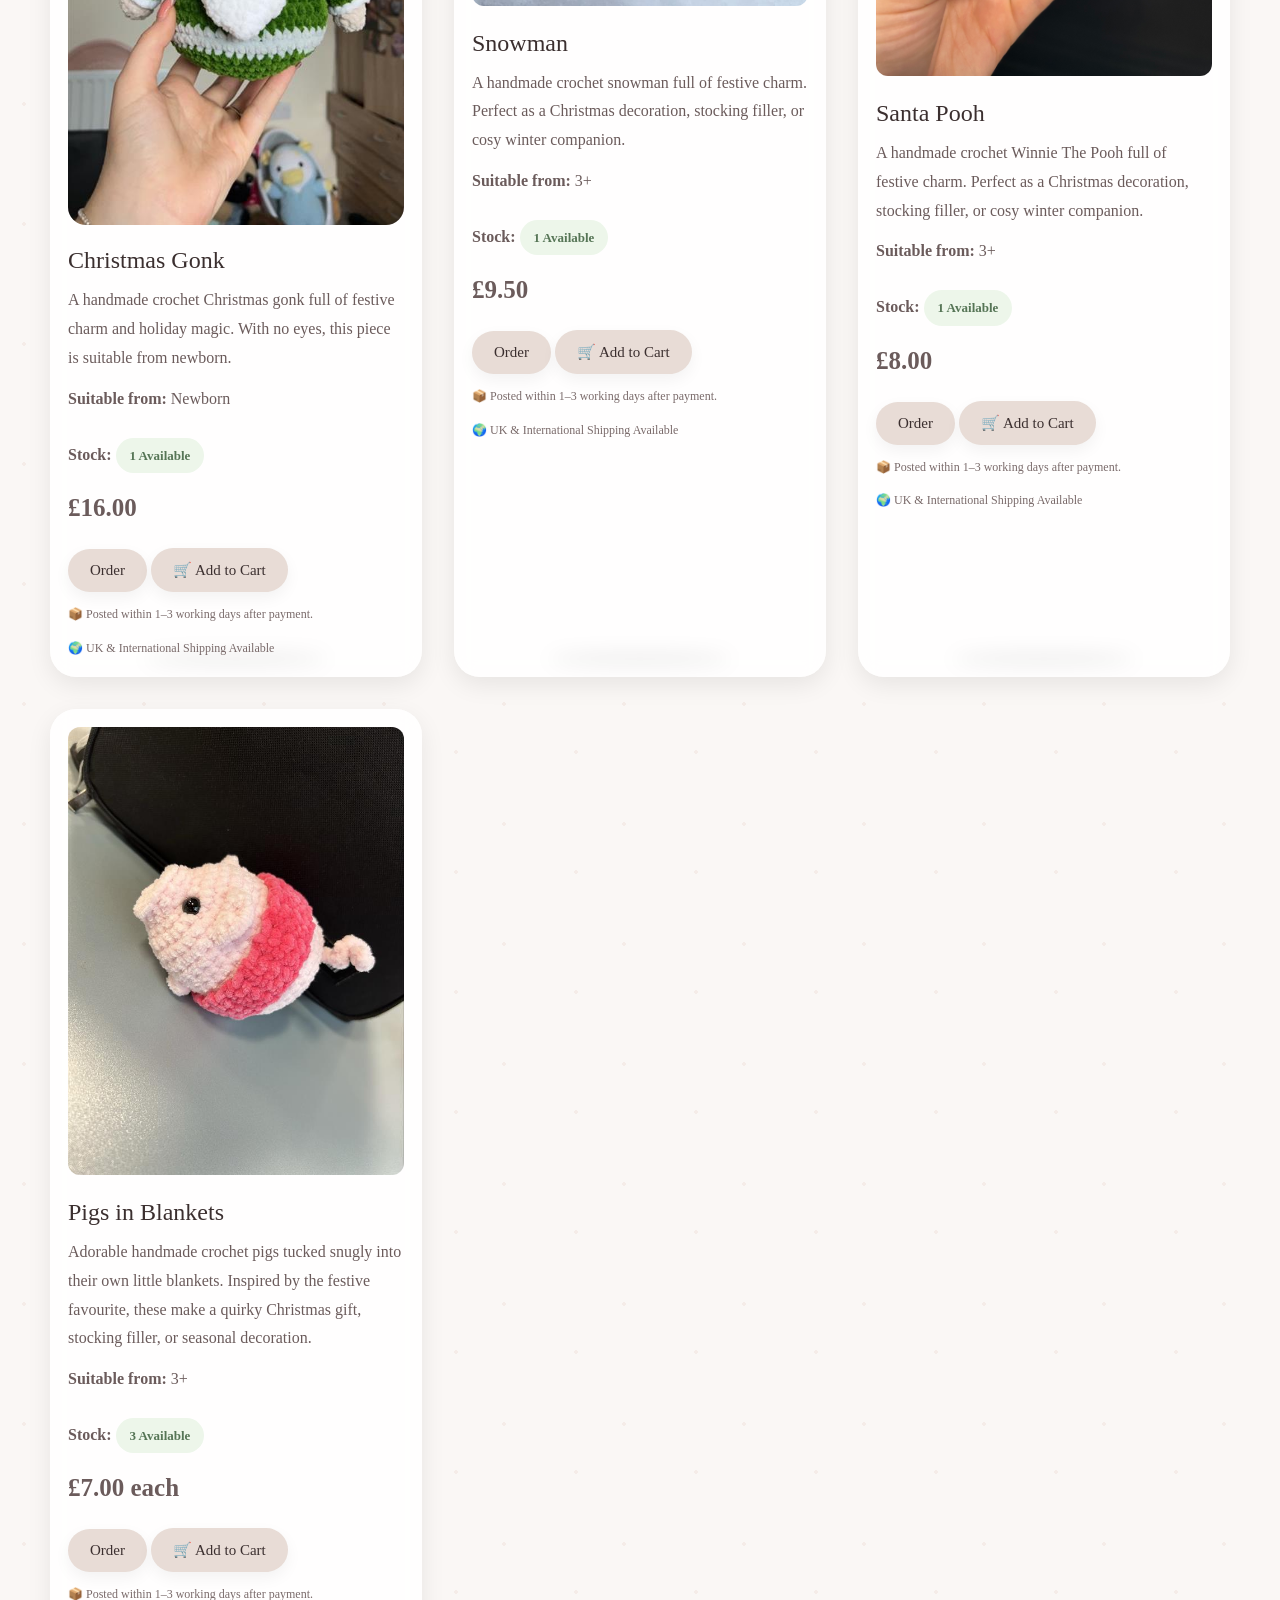
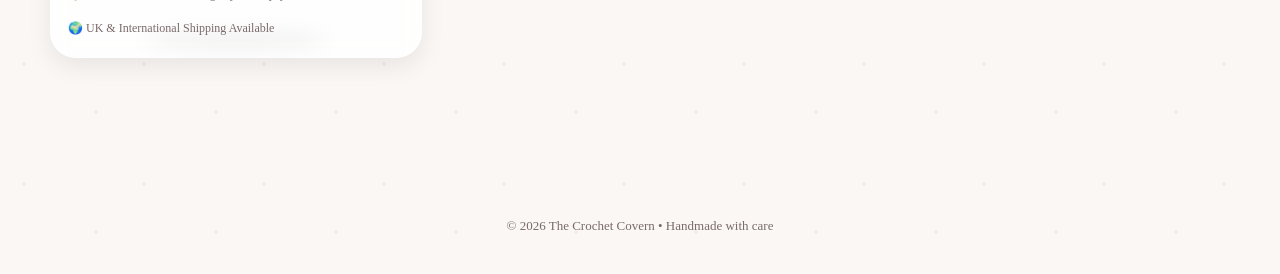
<file: seasonal.html>
<!DOCTYPE html>
<html lang="en">
<head>
<meta charset="UTF-8">
<meta name="viewport" content="width=device-width, initial-scale=1.0">
<title>Seasonal | The Crochet Covern</title>
<link rel="stylesheet" href="style.css">
<link rel="manifest" href="manifest.json">
<meta name="theme-color" content="#e8dcd6">
<script src="script.js" defer></script>
</head>

<body>
  
<header>
  <h1>The Crochet Covern</h1>
  <p>Seasonal Collection</p>
</header>

<nav>
  <a href="index.html">Home</a>
  <a href="newborn.html">Newborn Safe</a>
  <a href="toys.html">3+</a>
  <a href="keyrings.html">Keyrings</a>
  <a href="accessories.html">Accessories</a>
  <a href="seasonal.html">Seasonal</a>
  <a href="contact.html">Contact</a>

  <button class="btn cart-btn" onclick="openCart()">
  🛒 Cart (<span id="cartCount">0</span>)
</button>
</nav>

<h2 class="section-title">🎃 Seasonal Collection</h2>

<p class="section-note">
Limited edition crochet creations for Easter, Halloween, Christmas and cosy seasonal gifting.
</p>

<h3 class="section-title" style="font-size:22px;">🐰 Easter Collection</h3>

<p class="section-note">
Spring-themed crochet gifts, bunnies, chicks, eggs and more.
</p>

<section class="products">

<p class="section-note">
Seasonal products coming soon.
</p>

</section>
  
<h3 class="section-title" style="font-size:22px;">🎃 Halloween Collection</h3>

<p class="section-note">
Spooky, cute and magical crochet creations.
</p>

<section class="products">

<p class="section-note">
Seasonal products coming soon.
</p>
  
</section>

<h3 class="section-title" style="font-size:22px;">🎄 Christmas Collection</h3>

<p class="section-note">
Festive crochet gifts, decorations and winter companions.
</p>

<section class="products">

<div class="card">

<img src="images/gonk.jpg" alt="Crochet Christmas Gonk">

<h3>Christmas Gonk</h3>

<p>
A handmade crochet Christmas gonk full of festive charm and holiday magic.
With no eyes, this piece is suitable from newborn.
</p>

<p><strong>Suitable from:</strong> Newborn</p>

<p><strong>Stock:</strong>
<span class="stock-badge">1 Available</span>
</p>

<p class="price">£16.00</p>

<button class="btn" onclick="orderProduct(
'Christmas Gonk',
'16.00',
'images/gonk.jpg',
'Newborn',
'1 Available'
)">
Order
</button>

<button class="btn" onclick="addToCart(
'Christmas Gonk',
'16.00',
'images/gonk.jpg',
'Newborn',
'1 Available'
)">
🛒 Add to Cart
</button>

<p style="font-size:12px;color:#7a6a6a;">
📦 Posted within 1–3 working days after payment.
</p>

<p style="font-size:12px;color:#7a6a6a;">
🌍 UK & International Shipping Available
</p>

</div>



<div class="card">

<div class="photo-slider">
<img src="images/snowman-1.jpg" alt="Crochet Snowman">
<img src="images/snowman-2.jpg" alt="Crochet Snowman">
</div>

<h3>Snowman</h3>

<p>
A handmade crochet snowman full of festive charm.
Perfect as a Christmas decoration, stocking filler, or cosy winter companion.
</p>

<p><strong>Suitable from:</strong> 3+</p>

<p><strong>Stock:</strong>
<span class="stock-badge">1 Available</span>
</p>

<p class="price">£9.50</p>

<button class="btn" onclick="orderProduct(
'Snowman',
'9.50',
'images/snowman-1.jpg',
'3+',
'1 Available'
)">
Order
</button>

<button class="btn" onclick="addToCart(
'Snowman',
'9.50',
'images/snowman-1.jpg',
'3+',
'1 Available'
)">
🛒 Add to Cart
</button>

<p style="font-size:12px;color:#7a6a6a;">
📦 Posted within 1–3 working days after payment.
</p>

<p style="font-size:12px;color:#7a6a6a;">
🌍 UK & International Shipping Available
</p>

</div>

<div class="card">

<div class="photo-slider">
<img src="images/Pooh.jpg" alt="Crochet Pooh Bear">
<img src="images/Pooh1.jpg" alt="Crochet Pooh Bear">
<img src="images/Pooh2.jpg" alt="Crochet Pooh Bear">
<img src="images/Pooh3.jpg" alt="Crochet Pooh Bear">
</div>

<h3>Santa Pooh</h3>

<p>
A handmade crochet Winnie The Pooh full of festive charm.
Perfect as a Christmas decoration, stocking filler, or cosy winter companion.
</p>

<p><strong>Suitable from:</strong> 3+</p>

<p><strong>Stock:</strong>
<span class="stock-badge">1 Available</span>
</p>

<p class="price">£8.00</p>

<button class="btn" onclick="orderProduct(
'Santa Pooh',
'8.00',
'images/Pooh.jpg',
'3+',
'1 Available'
)">
Order
</button>

<button class="btn" onclick="addToCart(
'Santa Pooh',
'8.00',
'images/Pooh.jpg',
'3+',
'1 Available'
)">
🛒 Add to Cart
</button>

<p style="font-size:12px;color:#7a6a6a;">
📦 Posted within 1–3 working days after payment.
</p>

<p style="font-size:12px;color:#7a6a6a;">
🌍 UK & International Shipping Available
</p>

</div>
  
<div class="card">

<div class="photo-slider">
<img src="pigs-in-blankets-1.jpg" alt="Crochet Pig in Blanket">
<img src="pigs-in-blankets-2.jpg" alt="Crochet Pig in Blanket">
<img src="pigs-in-blankets-3.jpg" alt="Crochet Pig in Blanket">
</div>

<h3>Pigs in Blankets</h3>

<p>
Adorable handmade crochet pigs tucked snugly into their own little blankets.
Inspired by the festive favourite, these make a quirky Christmas gift,
stocking filler, or seasonal decoration.
</p>

<p><strong>Suitable from:</strong> 3+</p>

<p><strong>Stock:</strong>
<span class="stock-badge">3 Available</span>
</p>

<p class="price">£7.00 each</p>

<button class="btn" onclick="orderProduct(
'Pigs in Blankets',
'7.00',
'pigs-in-blankets-1.jpg',
'3+',
'3 Available'
)">
Order
</button>

<button class="btn" onclick="addToCart(
'Pigs in Blankets',
'7.00',
'pigs-in-blankets-1.jpg',
'3+',
'3 Available'
)">
🛒 Add to Cart
</button>

<p style="font-size:12px;color:#7a6a6a;">
📦 Posted within 1–3 working days after payment.
</p>

<p style="font-size:12px;color:#7a6a6a;">
🌍 UK & International Shipping Available
</p>

</div>

</section>

<footer>
© 2026 The Crochet Covern • Handmade with care
</footer>
<div id="orderModal" class="order-modal">
  <div class="order-box">

    <button class="close-modal" onclick="closeOrderModal()">×</button>

    <span class="handmade">Handmade by Melodie</span>

    <img id="modalImage" class="modal-product-img" alt="Selected crochet product">

    <h2 id="modalProductName"></h2>
    <p id="modalPrice" class="price"></p>

    <p class="order-detail">
      <strong>Suitable from:</strong>
      <span id="modalSuitable"></span>
    </p>

    <p class="order-detail">
      <strong>Stock:</strong>
      <span id="modalStock"></span>
    </p>

    <form id="checkoutForm">
      <input type="hidden" name="Product" id="orderFormProduct">
      <input type="hidden" name="Price" id="orderFormPrice">
      <input type="hidden" name="SumUp Link" id="orderFormSumUp">

      <input type="text" name="Full Name" placeholder="Full name" required>
      <input type="email" name="Email" placeholder="Email address" required>
      <input type="text" name="Address" placeholder="Address" required>
      <input type="text" name="Town or City" placeholder="Town / City" required>
      <input type="text" name="Postcode" placeholder="Postcode" required>
      <textarea name="Order Notes" placeholder="Order notes, colour choice, or delivery notes"></textarea>

      <div class="order-actions">
        <button class="btn pay-btn" type="submit">
          🛒 Continue to Payment
        </button>

        <button class="btn contact-btn" type="button" onclick="contactOrder()">
          💌 Contact Melodie
        </button>

        <button class="btn cancel-btn" type="button" onclick="closeOrderModal()">
          Continue Shopping
        </button>
      </div>
    </form>

  </div>
</div>

<div id="cartModal" class="order-modal">

  <div class="order-box">

    <button class="close-modal" onclick="closeCart()">×</button>

    <span class="handmade">
      Your Basket
    </span>

    <h2>
      Shopping Cart
    </h2>


    <div id="cartItems">
    </div>


    <p class="price">
      Total:
      <span id="cartTotal">
        £0.00
      </span>
    </p>



    <div class="order-actions">

      <button class="btn pay-btn" onclick="checkoutCart()">
        🛒 Checkout
      </button>


      <button class="btn cancel-btn" onclick="closeCart()">
        Continue Shopping
      </button>

    </div>


  </div>

</div>
  
</body>
</html>
</file>
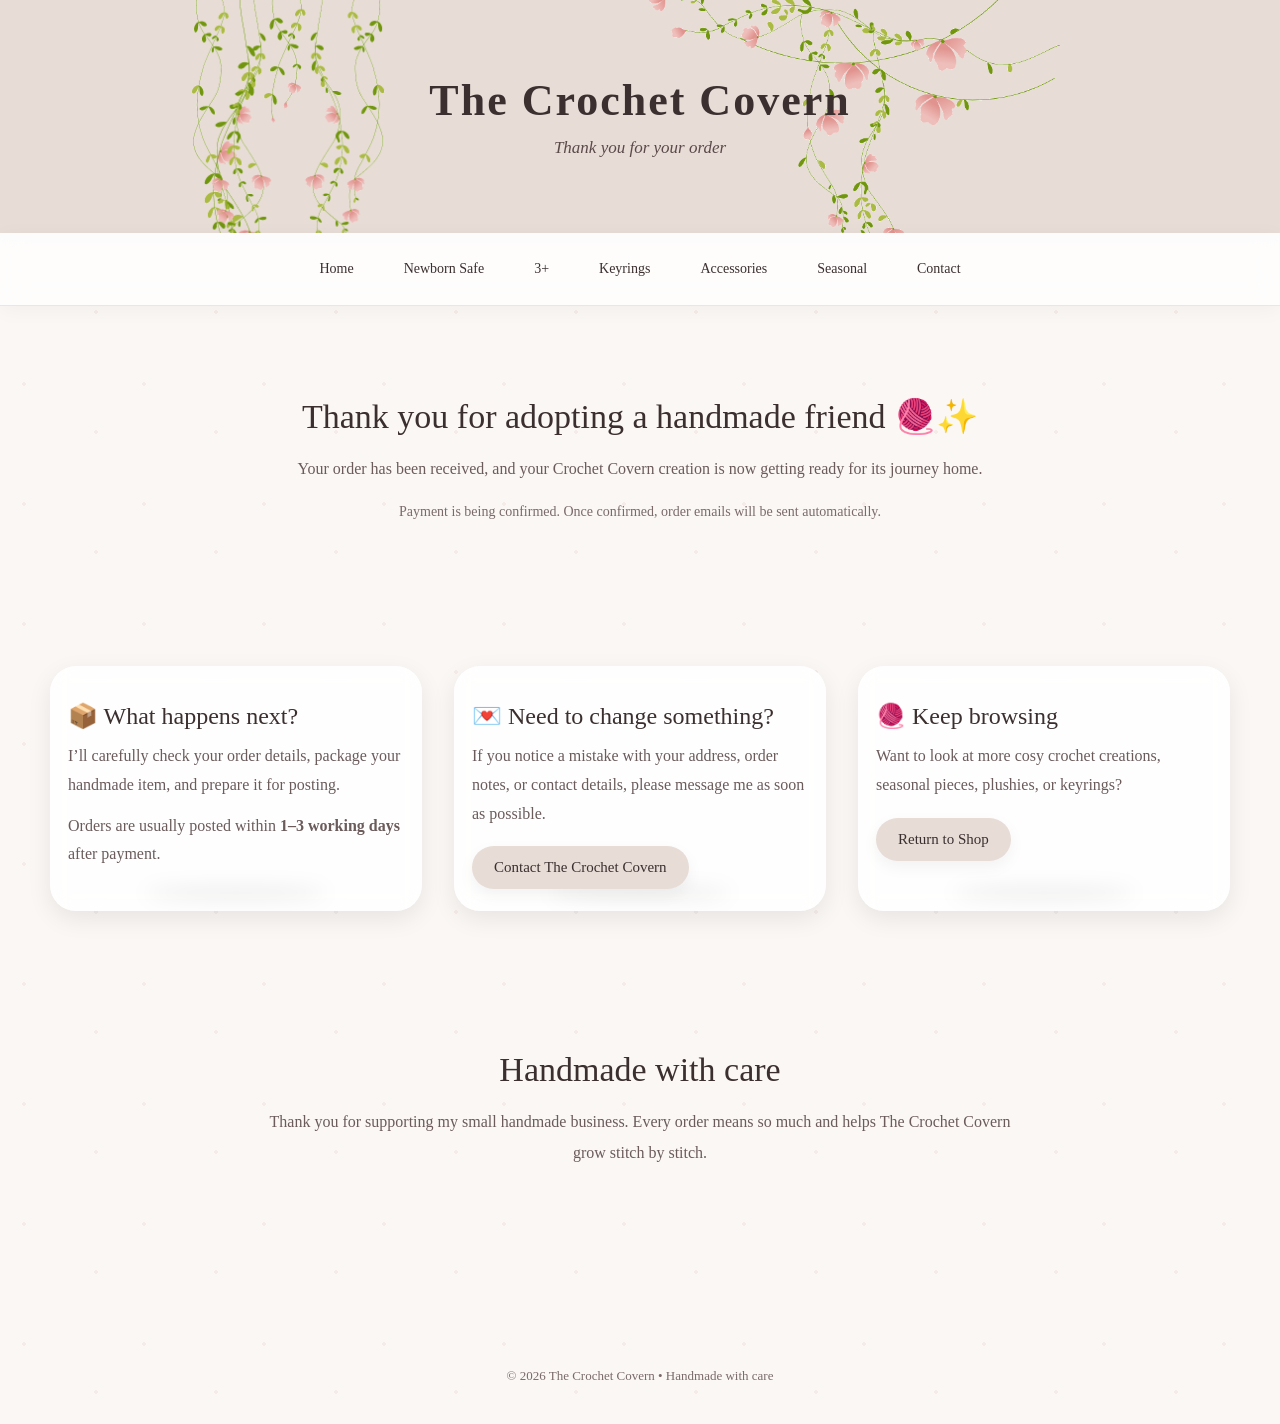
<file: thankyou.html>
<!DOCTYPE html>
<html lang="en">
<head>
<meta charset="UTF-8">
<meta name="viewport" content="width=device-width, initial-scale=1.0">
<title>Thank You | The Crochet Covern</title>
<link rel="stylesheet" href="style.css">
<link rel="manifest" href="manifest.json">
<meta name="theme-color" content="#e8dcd6">
<script src="script.js" defer></script>
</head>

<body>

<header>
  <h1>The Crochet Covern</h1>
  <p>Thank you for your order</p>
</header>

<nav>
  <a href="index.html">Home</a>
  <a href="newborn.html">Newborn Safe</a>
  <a href="toys.html">3+</a>
  <a href="keyrings.html">Keyrings</a>
  <a href="accessories.html">Accessories</a>
  <a href="seasonal.html">Seasonal</a>
  <a href="contact.html">Contact</a>
</nav>

<section class="hero">
  <h2>Thank you for adopting a handmade friend 🧶✨</h2>

  <p>
    Your order has been received, and your Crochet Covern creation
    is now getting ready for its journey home.
  </p>

  <p style="margin-top:15px;font-size:14px;color:#7a6a6a;">
    Payment is being confirmed. Once confirmed, order emails will be sent automatically.
  </p>
</section>

<section class="products">

  <div class="card">
    <h3>📦 What happens next?</h3>
    <p>I’ll carefully check your order details, package your handmade item, and prepare it for posting.</p>
    <p>Orders are usually posted within <strong>1–3 working days</strong> after payment.</p>
  </div>

  <div class="card">
    <h3>💌 Need to change something?</h3>
    <p>If you notice a mistake with your address, order notes, or contact details, please message me as soon as possible.</p>
    <a class="btn" href="mailto:support@thecrochetcovern.co.uk?subject=Order Update Request">
      Contact The Crochet Covern
    </a>
  </div>

  <div class="card">
    <h3>🧶 Keep browsing</h3>
    <p>Want to look at more cosy crochet creations, seasonal pieces, plushies, or keyrings?</p>
    <a class="btn" href="index.html">Return to Shop</a>
  </div>

</section>

<section class="hero">
  <h2>Handmade with care</h2>
  <p>
    Thank you for supporting my small handmade business.
    Every order means so much and helps The Crochet Covern grow stitch by stitch.
  </p>
</section>

<footer>
  © 2026 The Crochet Covern • Handmade with care
</footer>

<script>
window.addEventListener("load", async () => {
  const params = new URLSearchParams(window.location.search);

  const checkoutRef = params.get("checkout");
  const checkoutId = localStorage.getItem("lastCheckoutId");

  if (!checkoutRef && !checkoutId) return;

  async function checkPayment(attempt = 1) {
    try {
      const response = await fetch("https://the-crochet-covern-github-io.vercel.app/api/check-payment", {
        method: "POST",
        headers: {
          "Content-Type": "application/json"
        },
        body: JSON.stringify({
          checkoutId,
          checkoutRef
        })
      });

      const data = await response.json();

      if (data.paid) {
        localStorage.removeItem("lastCheckoutId");
        localStorage.removeItem("lastCustomerEmail");
        localStorage.removeItem("lastCustomerName");
        localStorage.removeItem("lastOrderDescription");
        localStorage.removeItem("lastOrderTotal");
        return;
      }

      if (attempt < 20) {
        setTimeout(() => checkPayment(attempt + 1), 3000);
      }

    } catch (error) {
      console.log("Payment check failed:", error);
    }
  }

  checkPayment();
});
</script>

</body>
</html>
</file>
<file: style.css>
/*==================================================
            THE CROCHET COVERN
        Handmade Crafts by Melodie ❤
==================================================*/


/*==================================================
                COLOUR PALETTE
==================================================*/

:root{

--background:#faf7f5;

--header:#e8dcd6;

--card:#ffffff;

--text:#3b2f2f;

--subtext:#6b5b5b;

--accent:#a67c7c;

--button:#e8dcd6;

--button-hover:#ddcdc6;

--green:#d7e6d6;

--green-dark:#a8c0a5;

--sale:#d98080;

--shadow:0 8px 24px rgba(0,0,0,.08);

--shadow-hover:0 18px 40px rgba(0,0,0,.14);

--radius:18px;

}


/*==================================================
                WEBSITE RESET
==================================================*/

*{

margin:0;

padding:0;

box-sizing:border-box;

}

html{

scroll-behavior:smooth;

}

body{

font-family:Georgia,serif;

color:var(--text);

background:

radial-gradient(circle at 20% 20%,#f5ece8 2px,transparent 2px),

radial-gradient(circle at 80% 60%,#f5ece8 2px,transparent 2px),

var(--background);

background-size:120px 120px;

overflow-x:hidden;

animation:pageFade 1.2s ease;

}


/*==================================================
            PAGE FADE
==================================================*/

@keyframes pageFade{

from{

opacity:0;

transform:translateY(18px);

}

to{

opacity:1;

transform:translateY(0);

}

}


/*==================================================
            LOADING SCREEN
==================================================*/

#loader{

position:fixed;

inset:0;

background:var(--background);

display:flex;

flex-direction:column;

justify-content:center;

align-items:center;

z-index:999999;

overflow:hidden;

animation:loaderFade 1s ease forwards;

animation-delay:2s;

}


/* floating sparkles */

#loader::before{

content:"";

position:absolute;

width:700px;

height:700px;

border-radius:50%;

background:

radial-gradient(#ffffff 2px,transparent 3px);

background-size:40px 40px;

opacity:.25;

animation:sparkleRotate 30s linear infinite;

}


/* logo */

#loaderLogo{

width:180px;

opacity:0;

filter:drop-shadow(0 10px 25px rgba(0,0,0,.12));

animation:

logoAppear 1.4s ease forwards,

logoFloat 2.2s ease-in-out infinite,

logoFlyAway 1.8s ease forwards;

animation-delay:

0s,

1.4s,

2s;

}


/* title */

#loader h1{

margin-top:18px;

font-size:42px;

letter-spacing:2px;

color:var(--text);

opacity:0;

animation:fadeUp .8s ease forwards;

animation-delay:1.2s;

}


/* subtitle */

#loader p{

margin-top:10px;

font-style:italic;

color:#7a6a6a;

opacity:0;

animation:fadeUp .8s ease forwards;

animation-delay:1.6s;

}
/*==================================================
                LOADER ANIMATIONS
==================================================*/

@keyframes fadeUp{

from{

opacity:0;

transform:translateY(15px);

}

to{

opacity:1;

transform:translateY(0);

}

}

@keyframes logoAppear{

0%{

opacity:0;

transform:scale(.45) rotate(-8deg);

}

100%{

opacity:1;

transform:scale(1);

}

}

@keyframes logoFloat{

0%{

transform:translateY(0px);

}

50%{

transform:translateY(-10px);

}

100%{

transform:translateY(0px);

}

}

@keyframes logoFlyAway{

0%{

opacity:1;

transform:scale(1);

}

100%{

opacity:0;

transform:

translate(-44vw,-34vh)

scale(.08)

rotate(-25deg);

}

}

@keyframes loaderFade{

to{

opacity:0;

visibility:hidden;

}

}

@keyframes sparkleRotate{

from{

transform:rotate(0deg);

}

to{

transform:rotate(360deg);

}

}


/*==================================================
                HEADER
==================================================*/

header{

background:var(--header);

padding:75px 20px;

text-align:center;

position:relative;

overflow:hidden;

box-shadow:0 4px 18px rgba(0,0,0,.04);

}


/*==================================================
          LEFT VINE
==================================================*/

header::before{

content:"";

position:absolute;

left:15%;

top:-10px;

width:1500px;

height:700px;

background:url("left-vine_transparent.png") no-repeat;

background-size:contain;

pointer-events:none;

opacity:.95;

transform-origin:top center;

animation:vineLeft 9s ease-in-out infinite;

}


/*==================================================
          RIGHT VINE
==================================================*/

header::after{

content:"";

position:absolute;

right:1%;

top:-10px;

width:1480px;

height:900px;

background:url("right-vine_transparent.png") no-repeat;

background-size:contain;

pointer-events:none;

opacity:.95;

transform-origin:top center;

animation:vineRight 10s ease-in-out infinite;

}


/*==================================================
      GENTLE VINE SWAY
==================================================*/

@keyframes vineLeft{

0%{

transform:rotate(0deg);

}

50%{

transform:rotate(1deg);

}

100%{

transform:rotate(0deg);

}

}

@keyframes vineRight{

0%{

transform:rotate(0deg);

}

50%{

transform:rotate(-1deg);

}

100%{

transform:rotate(0deg);

}

}


/*==================================================
        HEADER CONTENT
==================================================*/

header h1,

header p{

position:relative;

z-index:5;

}

header h1{

font-size:44px;

letter-spacing:2px;

margin-bottom:12px;

}

header p{

font-style:italic;

font-size:17px;

color:#5a4a4a;

}


/*==================================================
          NAVIGATION BAR
==================================================*/

nav{

position:sticky;

top:0;

z-index:999;

display:flex;

justify-content:center;

gap:14px;

padding:18px;

background:rgba(255,255,255,.72);

backdrop-filter:blur(14px);

border-bottom:1px solid #ece6e2;

box-shadow:

0 4px 20px rgba(0,0,0,.04);

}


/*==================================================
        NAV LINKS
==================================================*/

nav a{

text-decoration:none;

color:var(--text);

padding:10px 18px;

border-radius:50px;

transition:.35s;

font-size:14px;

}

nav a:hover{

background:white;

transform:translateY(-2px);

box-shadow:

0 8px 18px rgba(0,0,0,.08);

}
/*==================================================
                HERO SECTIONS
==================================================*/

.hero{
padding:90px 20px;
text-align:center;
animation:fadeHero 1.2s ease;
}

.hero h2{

font-size:34px;

margin-bottom:18px;

font-weight:normal;

}

.hero p{

max-width:760px;

margin:auto;

line-height:1.9;

color:var(--subtext);

font-size:16px;

}


/*==================================================
                FADE HERO
==================================================*/

@keyframes fadeHero{

from{

opacity:0;

transform:translateY(25px);

}

to{

opacity:1;

transform:translateY(0);

}

}


/*==================================================
            SECTION TITLES
==================================================*/

.section-title{

font-size:34px;

text-align:center;

margin-top:70px;

margin-bottom:12px;

font-weight:normal;

}

.section-note{

text-align:center;

color:var(--subtext);

font-style:italic;

margin-bottom:20px;

}


/*==================================================
            PRODUCT GRID
==================================================*/

.products{

display:grid;

grid-template-columns:

repeat(auto-fit,minmax(280px,1fr));

gap:32px;

padding:50px;

}


/*==================================================
            PRODUCT CARDS
==================================================*/

.card{

position:relative;

background:rgba(255,255,255,.88);

backdrop-filter:blur(10px);

border-radius:26px;

padding:18px;

overflow:hidden;

box-shadow:var(--shadow);

transition:

transform .45s,

box-shadow .45s,

background .45s;

}


/*==================================================
            CARD HOVER
==================================================*/

.card:hover{

transform:

translateY(-10px)

scale(1.02);

box-shadow:

var(--shadow-hover);

background:white;

}


/*==================================================
        SHADOW STRETCH EFFECT
==================================================*/

.card::after{

content:"";

position:absolute;

left:50%;

bottom:10px;

width:70%;

height:16px;

background:

rgba(0,0,0,.08);

filter:blur(14px);

border-radius:50%;

transform:

translateX(-50%)

scale(.7);

transition:.45s;

z-index:-1;

}

.card:hover::after{

transform:

translateX(-50%)

scale(1);

opacity:.7;

}


/*==================================================
            PRODUCT IMAGES
==================================================*/

.card img{

width:100%;

border-radius:18px;

transition:

transform .6s ease,

filter .6s ease;

}


/*==================================================
            IMAGE HOVER
==================================================*/

.card:hover img{

transform:scale(1.06);

filter:brightness(1.03);

}


/*==================================================
            PRODUCT TITLES
==================================================*/

.card h3{

margin-top:18px;

font-size:24px;

font-weight:normal;

}


/*==================================================
            PRODUCT TEXT
==================================================*/

.card p{

margin-top:12px;

line-height:1.8;

color:var(--subtext);

}


/*==================================================
            PRICE
==================================================*/

.price{

margin-top:18px;

font-size:25px;

font-weight:bold;

color:var(--accent);

transition:.4s;

}

.card:hover .price{

transform:scale(1.08);

}


/*==================================================
            SALE PRICE
==================================================*/

.sale-price{

color:#cb6767;

font-size:28px;

font-weight:bold;

}


/*==================================================
            SALE RIBBON
==================================================*/

.sale-tag{

position:absolute;

top:18px;

right:-45px;

background:#cb6767;

color:white;

padding:8px 55px;

font-size:13px;

font-weight:bold;

transform:rotate(40deg);

letter-spacing:1px;

box-shadow:

0 8px 18px rgba(0,0,0,.12);

}


/*==================================================
            STOCK BADGE
==================================================*/

.stock-badge{

display:inline-block;

margin-top:12px;

padding:

6px 14px;

border-radius:50px;

background:#edf6ea;

color:#567556;

font-size:13px;

font-weight:bold;

}
/*==================================================
                BUTTONS
==================================================*/

.btn{

display:inline-block;

margin-top:18px;

padding:13px 22px;

background:var(--button);

border:none;

border-radius:50px;

cursor:pointer;

text-decoration:none;

font-family:Georgia,serif;

font-size:15px;

color:var(--text);

transition:

all .35s ease;

box-shadow:

0 6px 16px rgba(0,0,0,.05);

position:relative;

overflow:hidden;

}



/* soft shine */

.btn::before{

content:"";

position:absolute;

top:0;

left:-120%;

width:70%;

height:100%;

background:

linear-gradient(

90deg,

transparent,

rgba(255,255,255,.65),

transparent);

transition:.7s;

}



.btn:hover::before{

left:140%;

}


.btn:hover{

background:var(--button-hover);

transform:

translateY(-3px)

scale(1.03);

box-shadow:

0 14px 28px rgba(0,0,0,.12);

}

.btn:active{

transform:scale(.93);

transition:.08s;

}


/*==================================================
            PHOTO SLIDER
==================================================*/

.photo-slider{

display:flex;

gap:14px;

overflow-x:auto;

scroll-snap-type:x mandatory;

scroll-behavior:smooth;

padding-bottom:6px;

}



.photo-slider::-webkit-scrollbar{

height:7px;

}



.photo-slider::-webkit-scrollbar-thumb{

background:#e7d8d2;

border-radius:20px;

}



.photo-slider img{

min-width:100%;

scroll-snap-align:center;

}


/*==================================================
            PRODUCT POPUP
==================================================*/

body.modal-open{

overflow:hidden;

}



.order-modal{

display:none;

position:fixed;

inset:0;

background:rgba(38,31,31,.35);

backdrop-filter:blur(7px);

z-index:999999;

justify-content:center;

align-items:center;

padding:24px;

animation:fadeModal .35s;

}



.order-box{

position:relative;

background:#fffdfc;

width:100%;

max-width:430px;

padding:28px;

border-radius:30px;

box-shadow:

0 30px 60px rgba(0,0,0,.18);

text-align:center;

animation:popupBounce .35s;

overflow:hidden;

}



/* stitched border */

.order-box::before{

content:"";

position:absolute;

inset:10px;

border:2px dashed #ead8d2;

border-radius:22px;

pointer-events:none;

}



/* handmade badge */

.handmade{

display:inline-block;

margin-top:14px;

padding:7px 18px;

background:#edf6ea;

border-radius:50px;

font-size:13px;

font-weight:bold;

color:#577257;

}



/* popup image */

.modal-product-img{

width:210px;

height:210px;

object-fit:cover;

border-radius:22px;

margin-bottom:14px;

box-shadow:

0 12px 28px rgba(0,0,0,.10);

transition:.5s;

}



.modal-product-img:hover{

transform:scale(1.04);

}



/* popup headings */

.order-box h2{

margin:12px 0;

font-size:31px;

font-weight:normal;

}



.order-detail{

margin-top:10px;

font-size:15px;

color:var(--subtext);

}



/*==================================================
        POPUP BUTTONS
==================================================*/

.order-actions{

display:grid;

gap:12px;

margin-top:25px;

}



.pay-btn{

background:#dbead9;

}



.pay-btn:hover{

background:#cfe4cc;

}



.contact-btn{

background:#efe3de;

}



.cancel-btn{

background:#f5f2f1;

}



/*==================================================
            CLOSE BUTTON
==================================================*/

.close-modal{

position:absolute;

top:14px;

right:18px;

background:none;

border:none;

font-size:28px;

cursor:pointer;

transition:.3s;

}



.close-modal:hover{

transform:rotate(90deg);

}



/*==================================================
        MODAL ANIMATIONS
==================================================*/

@keyframes popupBounce{

0%{

transform:

scale(.85)

translateY(25px);

opacity:0;

}



70%{

transform:scale(1.03);

}



100%{

transform:scale(1);

opacity:1;

}

}



@keyframes fadeModal{

from{

opacity:0;

}

to{

opacity:1;

}

}



/*==================================================
            FOOTER
==================================================*/

footer{

margin-top:70px;

padding:40px;

text-align:center;

font-size:13px;

color:#7a6a6a;

}



/*==================================================
            MOBILE
==================================================*/

@media(max-width:900px){

.products{

grid-template-columns:1fr;

padding:22px;

}

header::before{

left:-320px;

width:1200px;

}

header::after{

right:-470px;

width:1250px;

}

.hero{

padding:60px 18px;

}

.hero h2{

font-size:29px;

}

.order-box{

padding:20px;

}

.modal-product-img{

width:170px;

height:170px;

}

}
/*==================================================
            CROCHET HOOK CURSOR
==================================================*/

a,
button,
.btn,
.card,
.card img,
nav a,
.close-modal,
.order-actions button {
  cursor: url("crochet-hook-cursor.png") 4 4, pointer;
}

/*==================================================
            CHECKOUT FORM
==================================================*/

#checkoutForm {
  display: grid;
  gap: 10px;
  margin-top: 15px;
}

#checkoutForm input,
#checkoutForm textarea {
  width: 100%;
  padding: 11px;
  border: 1px solid #ead8d2;
  border-radius: 12px;
  font-family: Georgia, serif;
  background: #fffaf8;
  color: #3b2f2f;
}

#checkoutForm textarea {
  min-height: 75px;
  resize: vertical;
}
/* FLOATING CART BUTTON */

.cart-btn {
  position: fixed;
  top: 20px;
  right: 15px;
  z-index: 999;

  border-radius: 30px;
  padding: 10px 18px;

  box-shadow: 0 4px 12px rgba(0,0,0,0.15);
}


.info-box {
  background:#faf7f5;
  padding:18px;
  border-radius:18px;
}

.info-row {
  margin-bottom:14px;
}

.info-row label {
  display:block;
  font-size:13px;
  color:#7a6a6a;
  margin-bottom:4px;
}

.info-row span {
  font-size:16px;
  font-weight:bold;
  color:#3b2f2f;
}


.stats-grid {
  display:grid;
  grid-template-columns:repeat(3,1fr);
  gap:15px;
  margin-bottom:25px;
}

.stat-card {
  background:#fffdfc;
  border:2px solid #ead8d2;
  border-radius:22px;
  padding:20px;
  text-align:center;
  box-shadow:0 5px 15px rgba(0,0,0,0.08);
}

.stat-card h2 {
  margin:0;
  font-size:32px;
  color:#5f4b45;
}


.item-box {
  background:#faf7f5;
  padding:18px;
  border-radius:18px;
}

.order-item {
  margin-bottom:14px;
  font-size:16px;
}

.order-price {
  color:#7a6a6a;
  margin-left:25px;
}

.total-box {
  background:#edf6ea;
  padding:15px;
  border-radius:18px;
  font-size:20px;
  margin-top:15px;
}


@media(max-width:700px){
.stats-grid{
grid-template-columns:1fr;
}
}

.fly-cart-img {
  position: fixed;
  width: 70px;
  height: 70px;
  object-fit: cover;
  border-radius: 18px;
  z-index: 99999999;
  pointer-events: none;
  transition: all 0.7s ease-in-out;
  box-shadow: 0 8px 20px rgba(0,0,0,0.25);
}
.sold-out-btn {
  opacity: 0.5;
  cursor: not-allowed;
  background:#b8aaa5 !important;
}


/* ===========================
   CART DESIGN
=========================== */

.cart-item{

display:flex;

align-items:center;

gap:16px;

padding:14px;

margin-bottom:14px;

background:#f8f3ef;

border-radius:18px;

box-shadow:0 4px 12px rgba(0,0,0,.08);

}

.cart-thumb{

width:60px;
            
height:60px;

object-fit:cover;

border-radius:16px;

flex-shrink:0;

}

.cart-info{
    flex:1;
    display:flex;
    flex-direction:column;
    gap:6px;
}

.cart-details strong{

font-size:16px;

color:#5f4b45;

}

.cart-price{

font-size:18px;

font-weight:bold;

color:#5f4b45;

}

.cart-remove{

background:#dca5a5;

color:white;

border:none;

padding:8px 14px;

border-radius:999px;

cursor:pointer;

font-weight:bold;

margin-left:auto;

transition:.25s;

}

.cart-remove:hover{

background:#c98f8f;

transform:translateY(-2px);

}

/* Accessories product layout */
.products-grid,
.shop-grid,
.product-grid {
    display: grid;
    grid-template-columns: repeat(auto-fit, minmax(250px, 1fr));
    gap: 25px;
    align-items: start;
}

/* Individual product cards */
.card {
    height: 100%;
}

/* Product photo slider */
.photo-slider {
    display: flex;
    overflow-x: auto;
    scroll-snap-type: x mandatory;
    gap: 10px;
}

/* Slider images */
.photo-slider img {
    width: 100%;
    min-width: 100%;
    border-radius: 12px;
    scroll-snap-align: start;
}

/* Hide unselected Triceratops photos */
.photo-slider img.triceratops-slide[hidden] {
    display: none !important;
}

.cow-slide[hidden] {
  display: none !important;
}
</file>
